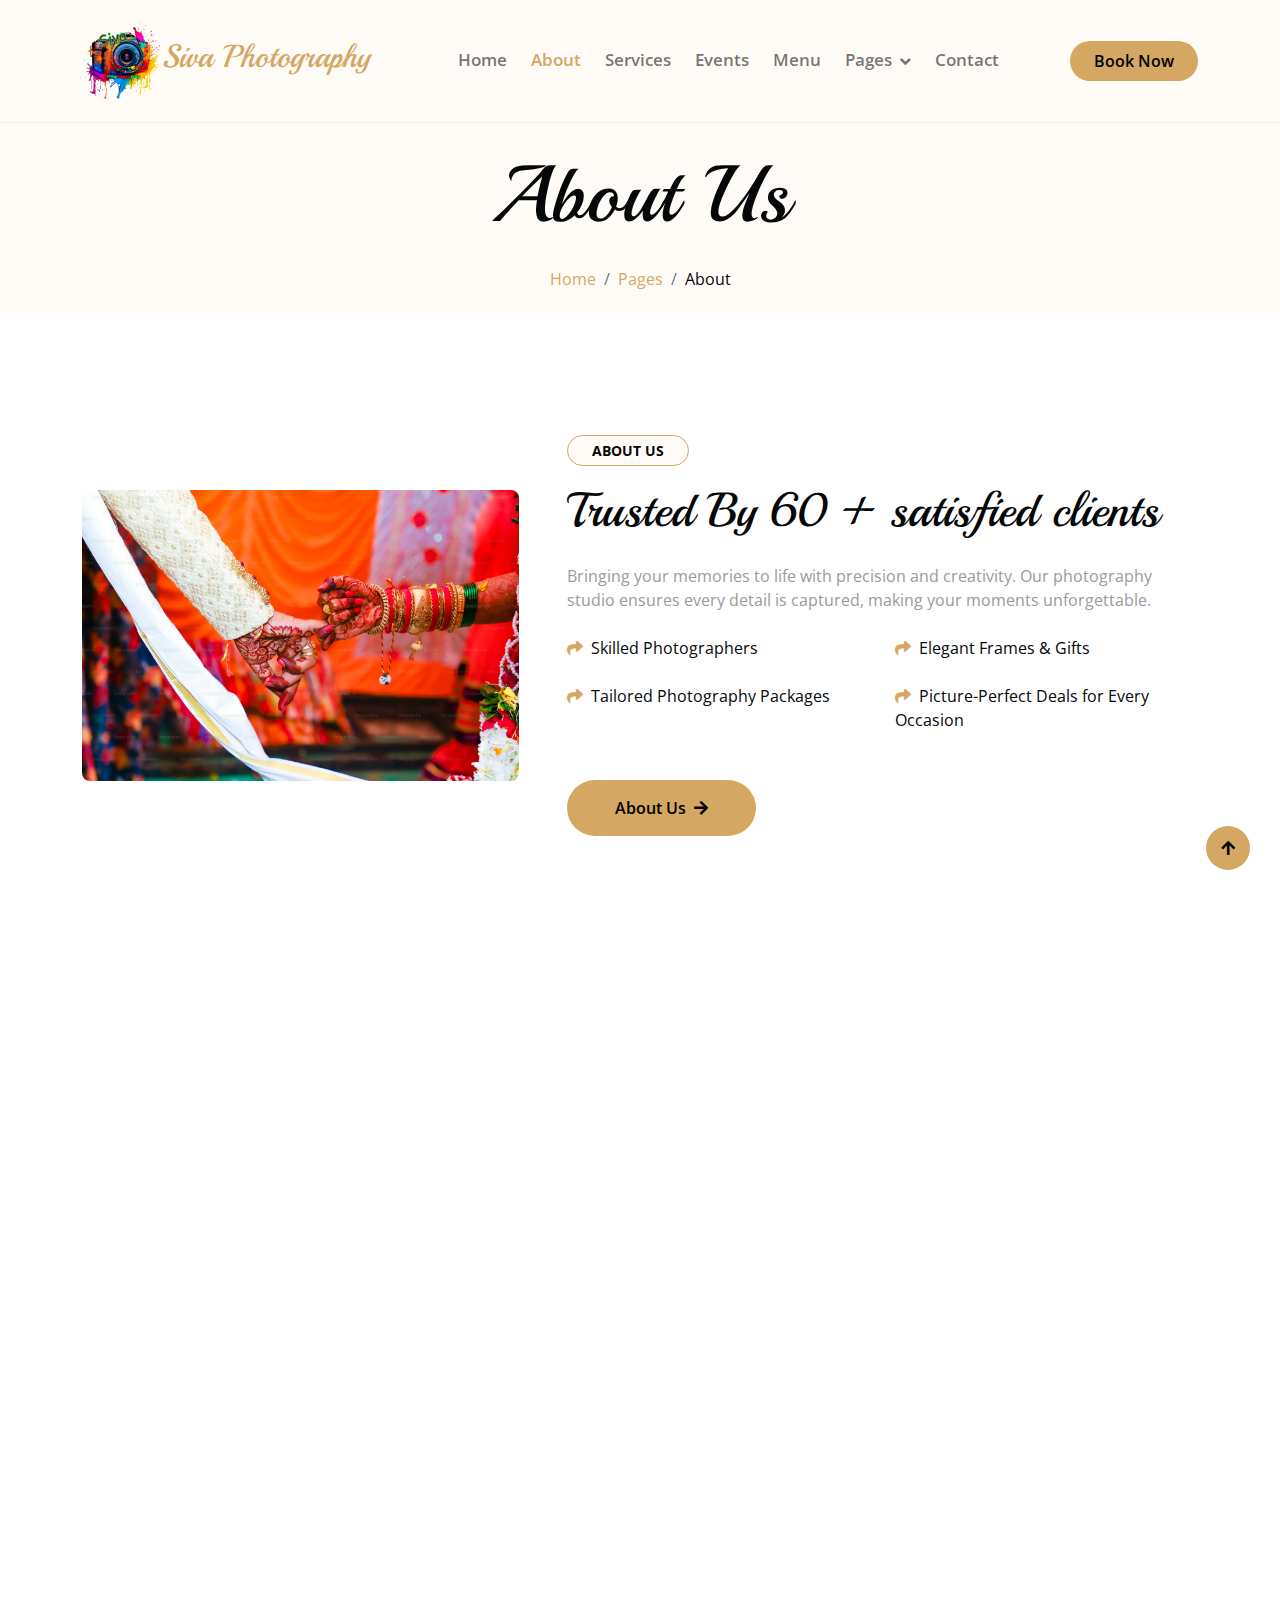
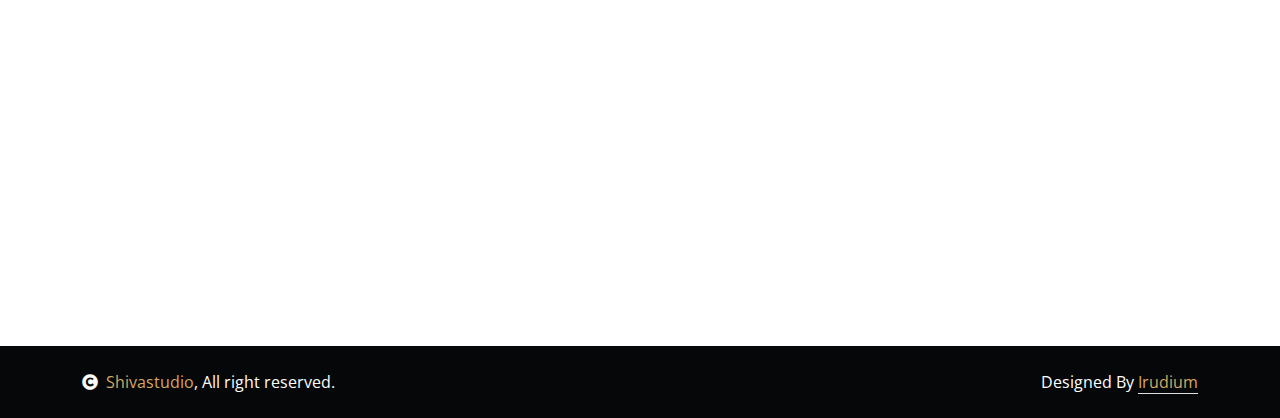
<file: about.html>
<!DOCTYPE html>
<html lang="en">

    <head>
        <meta charset="utf-8">
        <title>Shiva Studio-Photography</title>
        <meta content="width=device-width, initial-scale=1.0" name="viewport">
        <meta content="" name="keywords">
        <meta content="" name="description">

        <!-- Google Web Fonts -->
        <link rel="preconnect" href="https://fonts.googleapis.com">
        <link rel="preconnect" href="https://fonts.gstatic.com" crossorigin>
        <link href="https://fonts.googleapis.com/css2?family=Open+Sans:wght@400;600&family=Playball&display=swap" rel="stylesheet">

        <!-- Icon Font Stylesheet -->
        <link rel="stylesheet" href="https://use.fontawesome.com/releases/v5.15.4/css/all.css"/>
        <link href="https://cdn.jsdelivr.net/npm/bootstrap-icons@1.4.1/font/bootstrap-icons.css" rel="stylesheet">

        <!-- Libraries Stylesheet -->
        <link href="lib/animate/animate.min.css" rel="stylesheet">
        <link href="lib/lightbox/css/lightbox.min.css" rel="stylesheet">
        <link href="lib/owlcarousel/owl.carousel.min.css" rel="stylesheet">

        <!-- Customized Bootstrap Stylesheet -->
        <link href="css/bootstrap.min.css" rel="stylesheet">

        <!-- Template Stylesheet -->
        <link href="css/style.css" rel="stylesheet">
    </head>

    <body>

        <!-- Spinner Start -->
        <div id="spinner" class="show w-100 vh-100 bg-white position-fixed translate-middle top-50 start-50  d-flex align-items-center justify-content-center">
            <div class="spinner-grow text-primary" role="status"></div>
        </div>
        <!-- Spinner End -->


        <!-- Navbar start -->
        <div class="container-fluid nav-bar">
            <div class="container">
                <nav class="navbar navbar-light navbar-expand-lg py-3">
                    <a href="index.html" class="navbar-brand" style="display: flex; align-items: center;">
                        <img src="./img/logo.png" width="80" height="80" class="d-inline-block" alt="">
                        <h2 style="color: #D4A762;">Siva Photography</h2>
                    </a>
                    <button class="navbar-toggler py-2 px-3" type="button" data-bs-toggle="collapse" data-bs-target="#navbarCollapse">
                        <span class="fa fa-bars text-primary"></span>
                    </button>
                    <div class="collapse navbar-collapse" id="navbarCollapse">
                        <div class="navbar-nav mx-auto">
                            <a href="index.html" class="nav-item nav-link">Home</a>
                            <a href="about.html" class="nav-item nav-link active">About</a>
                            <a href="service.html" class="nav-item nav-link">Services</a>
                            <a href="event.html" class="nav-item nav-link">Events</a>
                            <a href="menu.html" class="nav-item nav-link">Menu</a>
                            <div class="nav-item dropdown">
                                <a href="#" class="nav-link dropdown-toggle" data-bs-toggle="dropdown">Pages</a>
                                <div class="dropdown-menu bg-light">
                                    <a href="book.html" class="dropdown-item">Booking</a>
                                 <!---   <a href="blog.html" class="dropdown-item">Our Blog</a>
                                    <a href="team.html" class="dropdown-item">Our Team</a>
                                    <a href="404.html" class="dropdown-item">404 Page</a>-->
                                    <a href="testimonial.html" class="dropdown-item">Testimonial</a>
                                    
                                </div>
                            </div>
                            <a href="contact.html" class="nav-item nav-link">Contact</a>
                        </div>
                        <!-- <button class="btn-search btn btn-primary btn-md-square me-4 rounded-circle d-none d-lg-inline-flex" data-bs-toggle="modal" data-bs-target="#searchModal"><i class="fas fa-search"></i></button> -->
                        <a href="book.html" class="btn btn-primary py-2 px-4 d-none d-xl-inline-block rounded-pill">Book Now</a>
                    </div>
                </nav>
            </div>
        </div>
        <!-- Navbar End -->


        <!-- Modal Search Start 
        <div class="modal fade" id="searchModal" tabindex="-1" aria-labelledby="exampleModalLabel" aria-hidden="true">
            <div class="modal-dialog modal-fullscreen">
                <div class="modal-content rounded-0">
                    <div class="modal-header">
                        <h5 class="modal-title" id="exampleModalLabel">Search by keyword</h5>
                        <button type="button" class="btn-close" data-bs-dismiss="modal" aria-label="Close"></button>
                    </div>
                    <div class="modal-body d-flex align-items-center">
                        <div class="input-group w-75 mx-auto d-flex">
                            <input type="search" class="form-control bg-transparent p-3" placeholder="keywords" aria-describedby="search-icon-1">
                            <span id="search-icon-1" class="input-group-text p-3"><i class="fa fa-search"></i></span>
                        </div>
                    </div>
                </div>
            </div>
        </div>
         Modal Search End -->


        <!-- Hero Start -->
        <div class="container-fluid bg-light py-4 my-6 mt-0">
            <div class="container text-center animated bounceInDown">
                <h1 class="display-1 mb-4">About Us</h1>
                <ol class="breadcrumb justify-content-center mb-0 animated bounceInDown">
                    <li class="breadcrumb-item"><a href="#">Home</a></li>
                    <li class="breadcrumb-item"><a href="#">Pages</a></li>
                    <li class="breadcrumb-item text-dark" aria-current="page">About</li>
                </ol>
            </div>
        </div>
        <!-- Hero End -->


        <!-- About Satrt -->
        <div class="container-fluid py-4">
            <div class="container">
                <div class="row g-5 align-items-center">
                    <div class="col-lg-5 wow bounceInUp" data-wow-delay="0.1s">
                        <img src="img/about.jpg" class="img-fluid rounded" alt="">
                    </div>
                    <div class="col-lg-7 wow bounceInUp" data-wow-delay="0.3s">
                        <small class="d-inline-block fw-bold text-dark text-uppercase bg-light border border-primary rounded-pill px-4 py-1 mb-3">About Us</small>
                        <h1 class="display-5 mb-4">Trusted By 60 + satisfied clients</h1>
                        <p class="mb-4">Bringing your memories to life with precision and creativity. Our photography studio ensures every detail is captured, making your moments unforgettable.</p>
                        <div class="row g-4 text-dark mb-5">
                            <div class="col-sm-6">
                                <i class="fas fa-share text-primary me-2"></i>Skilled Photographers
                            </div>
                            <div class="col-sm-6">
                                <i class="fas fa-share text-primary me-2"></i>Elegant Frames & Gifts
                            </div>
                            <div class="col-sm-6">
                                <i class="fas fa-share text-primary me-2"></i>Tailored Photography Packages
                            </div>
                            <div class="col-sm-6">
                                <i class="fas fa-share text-primary me-2"></i>Picture-Perfect Deals for Every Occasion
                            </div>
                        </div>
                        <a href="" class="btn btn-primary py-3 px-5 rounded-pill">About Us<i class="fas fa-arrow-right ps-2"></i></a>
                    </div>
                </div>
            </div>
        </div>
        <!-- About End -->


        <!-- Fact Start-->
       <!-- Fact Start-->
       <div class="container-fluid faqt py-6">
        <div class="container">
            <div class="row g-4 align-items-center">
                <div class="col-lg-7">
                   <div class="row g-4">
                        <div class="col-sm-4 wow bounceInUp" data-wow-delay="0.3s">
                            <div class="faqt-item bg-primary rounded p-4 text-center">
                                <i class="fas fa-users fa-4x mb-4 text-white"></i>
                                <h1 class="display-4 fw-bold" data-toggle="counter-up">60+</h1>
                                <p class="text-dark text-uppercase fw-bold mb-0">Happy Clients captured</p>
                            </div>
                        </div>
                        <div class="col-sm-4 wow bounceInUp" data-wow-delay="0.5s">
                            <div class="faqt-item bg-primary rounded p-4 text-center">
                                <i class="fas fa-users-cog fa-4x mb-4 text-white"></i>
                                <h1 class="display-4 fw-bold" data-toggle="counter-up">2+</h1>
                                <p class="text-dark text-uppercase fw-bold mb-0">Expert Photographers </p>
                            </div>
                        </div>
                        <div class="col-sm-4 wow bounceInUp" data-wow-delay="0.7s">
                            <div class="faqt-item bg-primary rounded p-4 text-center">
                                <i class="fas fa-check fa-4x mb-4 text-white"></i>
                                <h1 class="display-4 fw-bold" data-toggle="counter-up">60+</h1>
                                <p class="text-dark text-uppercase fw-bold mb-0">Successful Events Completed</p>
                            </div>
                        </div>
                    </div>
                </div>
                <div class="col-lg-5 wow bounceInUp" data-wow-delay="0.1s">
                    <div class="video">
                        <button type="button" class="btn btn-play" data-bs-toggle="modal" data-src="https://youtu.be/Ot2qCc9eXhE" data-bs-target="#videoModal">
                            <span></span>
                        </button>
                    </div>
                </div>
            </div>
        </div>
    </div>
    <!-- Modal Video -->
    <div class="modal fade" id="videoModal" tabindex="-1" aria-labelledby="exampleModalLabel" aria-hidden="true">
        <div class="modal-dialog">
            <div class="modal-content rounded-0">
                <div class="modal-header">
                    <h5 class="modal-title" id="exampleModalLabel">Youtube Video</h5>
                    <button type="button" class="btn-close" data-bs-dismiss="modal" aria-label="Close"></button>
                </div>
                <div class="modal-body">
                    <!-- 16:9 aspect ratio -->
                    <div class="ratio ratio-16x9">
                        <iframe class="embed-responsive-item" src="" id="video" allowfullscreen allowscriptaccess="always"
                            allow="autoplay"></iframe>
                    </div>
                </div>
            </div>
        </div>
    </div>
    <!-- Fact End -->


        <!-- Team Start >
        <div class="container-fluid team py-6">
            <div class="container">
                <div class="text-center wow bounceInUp" data-wow-delay="0.1s">
                    <small class="d-inline-block fw-bold text-dark text-uppercase bg-light border border-primary rounded-pill px-4 py-1 mb-3">Our Team</small>
                    <h1 class="display-5 mb-5">We have an experienced Team</h1>
                </div>
                <div class="row justify-content-center g-4">
                    <div class="col-lg-3 col-md-6 wow bounceInUp" data-wow-delay="0.1s">
                        <div class="team-item rounded">
                            <img class="img-fluid rounded-top " src="img/team-1.jpg" alt="">
                            <div class="team-content text-center py-3 bg-dark rounded-bottom">
                                <h4 class="text-primary">Henry</h4>
                                <p class="text-white mb-0">CEO & Founder</p>
                            </div>
                            <div class="team-icon d-flex flex-column justify-content-center m-4">
                                <a class="share btn btn-primary btn-md-square rounded-circle mb-2" href=""><i class="fas fa-share-alt"></i></a>
                        
                                <a class="share-link btn btn-primary btn-md-square rounded-circle mb-2" href=""><i class="fab fa-instagram"></i></a>
                            </div>
                        </div>
                    </div>
                    <div class="col-lg-3 col-md-6 wow bounceInUp" data-wow-delay="0.3s">
                        <div class="team-item rounded">
                            <img class="img-fluid rounded-top " src="img/team-2.jpg" alt="">
                            <div class="team-content text-center py-3 bg-dark rounded-bottom">
                                <h4 class="text-primary">Jemes Born</h4>
                                <p class="text-white mb-0">Manager </p>
                            </div>
                            <div class="team-icon d-flex flex-column justify-content-center m-4">
                                <a class="share btn btn-primary btn-md-square rounded-circle mb-2" href=""><i class="fas fa-share-alt"></i></a>
                                <a class="share-link btn btn-primary btn-md-square rounded-circle mb-2" href=""><i class="fab fa-instagram"></i></a>
                            </div>
                        </div>
                    </div>
                </div>
            </div>
        </div>
        
        Team End -->


        <!-- Footer Start -->
        <div class="container-fluid footer py-6 my-6 mb-0 bg-light wow bounceInUp" data-wow-delay="0.1s">
            <div class="container">
                <div class="row">
                    <div class="col-lg-3 col-md-6">
                        <div class="footer-item">
                            <img src="./img/logo.png" width="80" height="80" class="d-inline-block" alt="">
                            <p class="lh-lg mb-4">Capturing moments that last a lifetime. From candid memories to timeless portraits, we provide exceptional photography services to bring your story to life.</p>
                            <div class="footer-icon d-flex">
                                <a class="btn btn-primary btn-sm-square me-2 rounded-circle" href=""><i class="fab fa-facebook-f"></i></a>
                                <a class="btn btn-primary btn-sm-square me-2 rounded-circle" href=""><i class="fab fa-twitter"></i></a>
                                <a href="https://www.instagram.com/sivastudiog1/" class="btn btn-primary btn-sm-square me-2 rounded-circle"><i class="fab fa-instagram"></i></a>
                                <a href="#" class="btn btn-primary btn-sm-square rounded-circle"><i class="fab fa-linkedin-in"></i></a>
                            </div>
                        </div>
                    </div>
                    <div class="col-lg-3 col-md-6 py-3">
                        <div class="footer-item">
                            <h4 class="mb-4">Special Facilities</h4>
                            <div class="d-flex flex-column align-items-start">
                                <a class="text-body mb-3" href=""><i class="fa fa-check text-primary me-2"></i>Wedding Photography</a>
                                <a class="text-body mb-3" href=""><i class="fa fa-check text-primary me-2"></i>Event Photography</a>
                                <a class="text-body mb-3" href=""><i class="fa fa-check text-primary me-2"></i>Birthday Party</a>
                                <a class="text-body mb-3" href=""><i class="fa fa-check text-primary me-2"></i>Portrait Photography</a>
                            </div>
                        </div>
                    </div>
                    <div class="col-lg-3 col-md-6 py-3">
                        <div class="footer-item">
                            <h4 class="mb-4">Contact Us</h4>
                            <div class="d-flex flex-column align-items-start">
                                <p><i class="fa fa-map-marker-alt text-primary me-2"></i> S.Kalathur,Puliyampatti</p>
                                <p><i class="fa fa-phone-alt text-primary me-2"></i>+91 96886 65428</p>
                                <p><i class="fas fa-envelope text-primary me-2"></i>sivastudiog1@gmail.com</p>
                                <p><i class="fa fa-clock text-primary me-2"></i> Best Service</p>
                            </div>
                        </div>
                    </div>
                    <div class="col-lg-3 col-md-6">
                        <div class="footer-item">
                            <h4 class="mb-4">Social Gallery</h4>
                            <div class="row g-2">
                                <div class="col-4">
                                     <img src="img/menu-01.jpg" class="img-fluid rounded-circle border border-primary p-2" alt="">
                                </div>
                                <div class="col-4">
                                     <img src="img/menu-02.jpg" class="img-fluid rounded-circle border border-primary p-2" alt="">
                                </div>
                                <div class="col-4">
                                     <img src="img/menu-03.jpg" class="img-fluid rounded-circle border border-primary p-2" alt="">
                                </div>
                                <div class="col-4">
                                     <img src="img/menu-04.jpg" class="img-fluid rounded-circle border border-primary p-2" alt="">
                                </div>
                                <div class="col-4">
                                     <img src="img/menu-05.jpg" class="img-fluid rounded-circle border border-primary p-2" alt="">
                                </div>
                                <div class="col-4">
                                     <img src="img/menu-06.jpg" class="img-fluid rounded-circle border border-primary p-2" alt="">
                                </div>
                            </div>
                        </div>
                    </div>
                </div>
            </div>
        </div>
        <!-- Footer End -->




        <!-- Back to Top -->
        <a href="#" class="btn btn-md-square btn-primary rounded-circle back-to-top"><i class="fa fa-arrow-up"></i></a>   

           <!-- Copyright Start -->
           <div class="container-fluid copyright bg-dark py-4">
            <div class="container">
                <div class="row">
                    <div class="col-md-6 text-center text-md-start mb-3 mb-md-0">
                        <span class="text-light"><a href="#"><i class="fas fa-copyright text-light me-2"></i>Shivastudio</a>, All right reserved.</span>
                    </div>
                    <div class="col-md-6 my-auto text-center text-md-end text-white">
                        <!--/*** This template is free as long as you keep the below author’s credit link/attribution link/backlink. ***/-->
                        <!--/*** If you'd like to use the template without the below author’s credit link/attribution link/backlink, ***/-->
                        <!--/*** you can purchase the Credit Removal License from "https://htmlcodex.com/credit-removal". ***/-->
                        Designed By <a class="border-bottom" href="mailto:irudiumgs@gmail.com">Irudium</a>
                    </div>
                </div>
            </div>
        </div>
        <!-- Copyright End -->
        <!-- JavaScript Libraries -->
        <script src="https://ajax.googleapis.com/ajax/libs/jquery/1.12.4/jquery.min.js"></script>
        <script src="https://cdn.jsdelivr.net/npm/bootstrap@5.0.0/dist/js/bootstrap.bundle.min.js"></script>
        <script src="lib/wow/wow.min.js"></script>
        <script src="lib/easing/easing.min.js"></script>
        <script src="lib/waypoints/waypoints.min.js"></script>
        <script src="lib/counterup/counterup.min.js"></script>
        <script src="lib/lightbox/js/lightbox.min.js"></script>
        <script src="lib/owlcarousel/owl.carousel.min.js"></script>

        <!-- Template Javascript -->
        <script src="js/main.js"></script>
    </body>
</html>
</file>
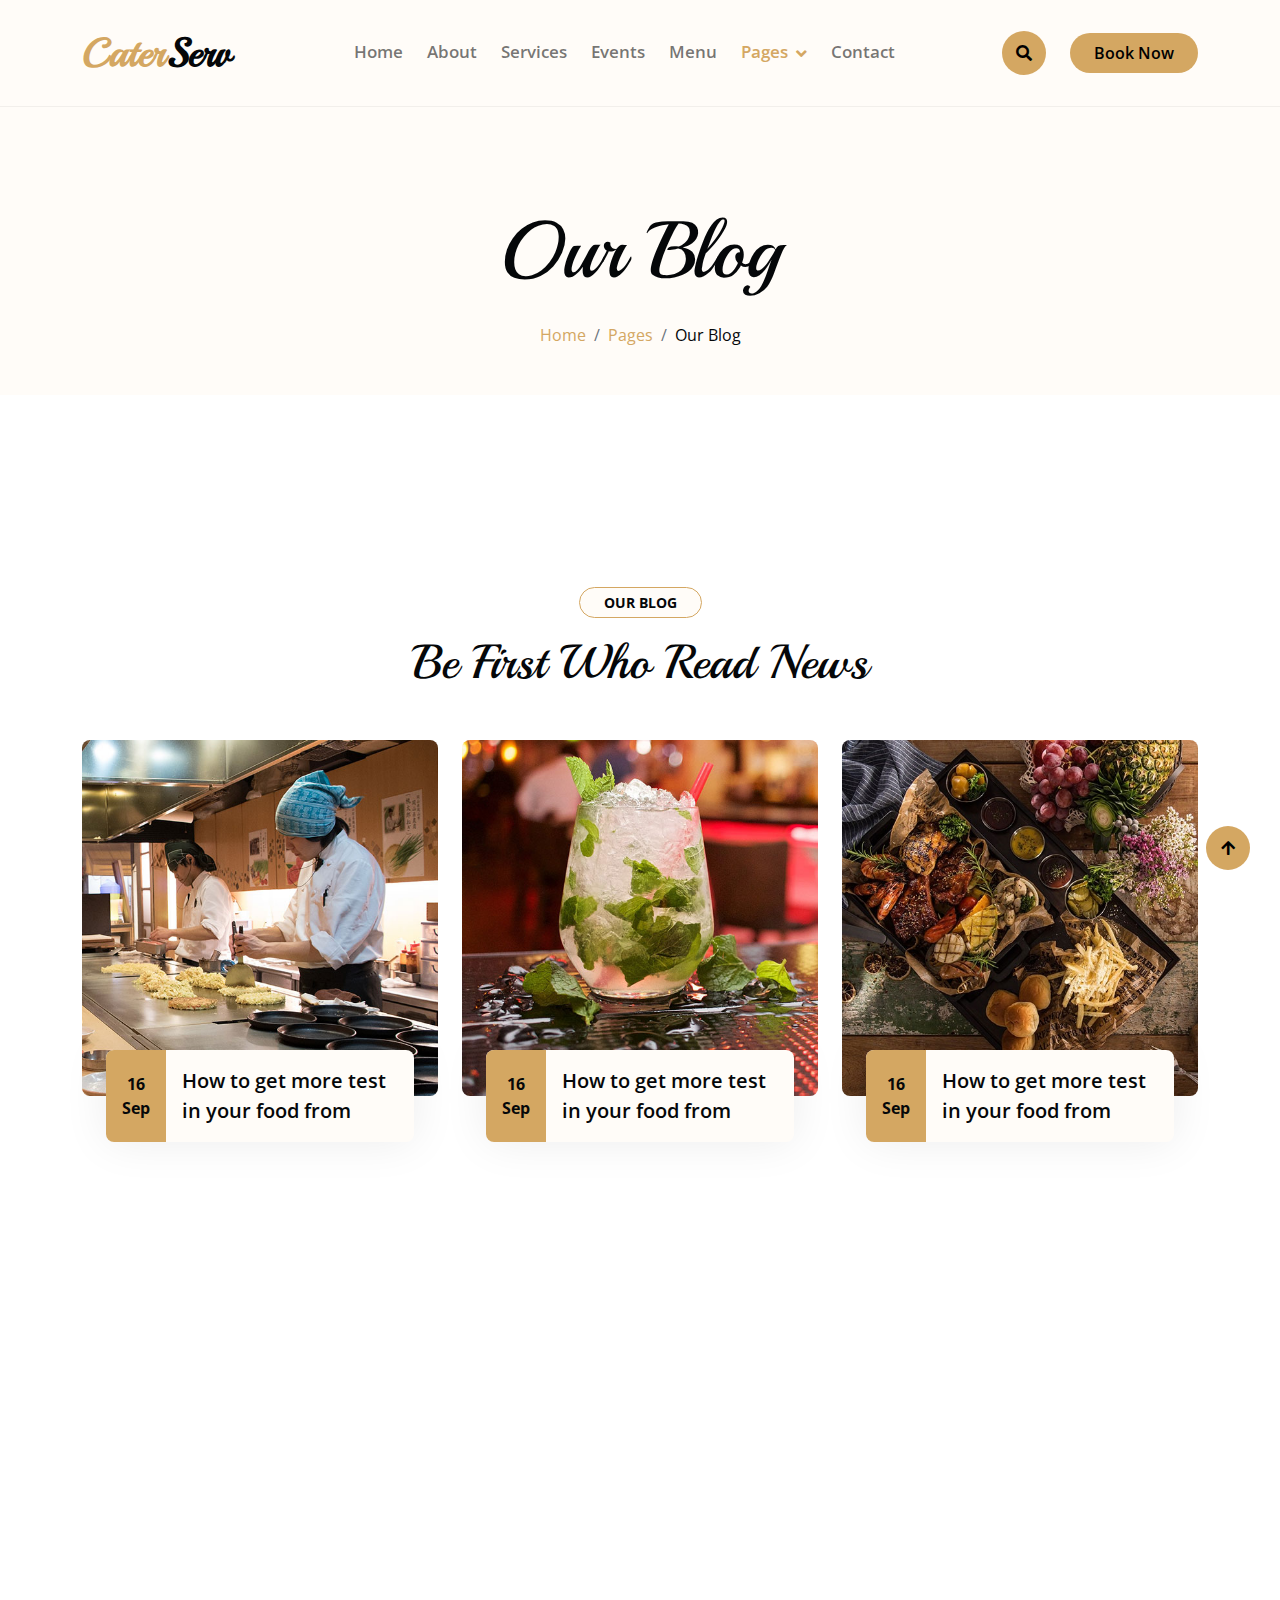
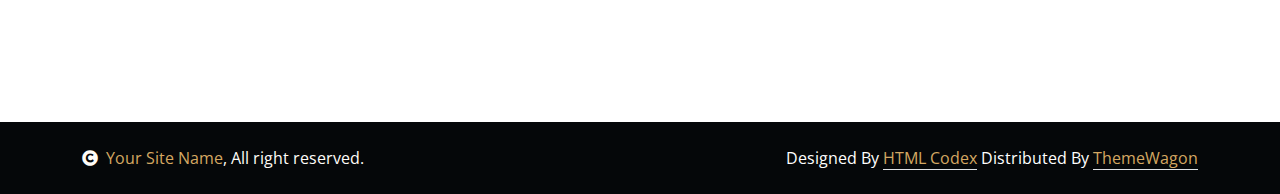
<file: blog.html>
<!DOCTYPE html>
<html lang="en">

    <head>
        <meta charset="utf-8">
        <title>CaterServ - Catering Services Website Template</title>
        <meta content="width=device-width, initial-scale=1.0" name="viewport">
        <meta content="" name="keywords">
        <meta content="" name="description">

        <!-- Google Web Fonts -->
        <link rel="preconnect" href="https://fonts.googleapis.com">
        <link rel="preconnect" href="https://fonts.gstatic.com" crossorigin>
        <link href="https://fonts.googleapis.com/css2?family=Open+Sans:wght@400;600&family=Playball&display=swap" rel="stylesheet">

        <!-- Icon Font Stylesheet -->
        <link rel="stylesheet" href="https://use.fontawesome.com/releases/v5.15.4/css/all.css"/>
        <link href="https://cdn.jsdelivr.net/npm/bootstrap-icons@1.4.1/font/bootstrap-icons.css" rel="stylesheet">

        <!-- Libraries Stylesheet -->
        <link href="lib/animate/animate.min.css" rel="stylesheet">
        <link href="lib/lightbox/css/lightbox.min.css" rel="stylesheet">
        <link href="lib/owlcarousel/owl.carousel.min.css" rel="stylesheet">

        <!-- Customized Bootstrap Stylesheet -->
        <link href="css/bootstrap.min.css" rel="stylesheet">

        <!-- Template Stylesheet -->
        <link href="css/style.css" rel="stylesheet">
    </head>

    <body>

        <!-- Spinner Start -->
        <div id="spinner" class="show w-100 vh-100 bg-white position-fixed translate-middle top-50 start-50  d-flex align-items-center justify-content-center">
            <div class="spinner-grow text-primary" role="status"></div>
        </div>
        <!-- Spinner End -->


        <!-- Navbar start -->
        <div class="container-fluid nav-bar">
            <div class="container">
                <nav class="navbar navbar-light navbar-expand-lg py-4">
                    <a href="index.html" class="navbar-brand">
                        <h1 class="text-primary fw-bold mb-0">Cater<span class="text-dark">Serv</span> </h1>
                    </a>
                    <button class="navbar-toggler py-2 px-3" type="button" data-bs-toggle="collapse" data-bs-target="#navbarCollapse">
                        <span class="fa fa-bars text-primary"></span>
                    </button>
                    <div class="collapse navbar-collapse" id="navbarCollapse">
                        <div class="navbar-nav mx-auto">
                            <a href="index.html" class="nav-item nav-link">Home</a>
                            <a href="about.html" class="nav-item nav-link">About</a>
                            <a href="service.html" class="nav-item nav-link">Services</a>
                            <a href="event.html" class="nav-item nav-link">Events</a>
                            <a href="menu.html" class="nav-item nav-link">Menu</a>
                            <div class="nav-item dropdown">
                                <a href="#" class="nav-link dropdown-toggle active" data-bs-toggle="dropdown">Pages</a>
                                <div class="dropdown-menu bg-light">
                                    <a href="book.html" class="dropdown-item">Booking</a>
                                    <a href="blog.html" class="dropdown-item active">Our Blog</a>
                                    <a href="team.html" class="dropdown-item">Our Team</a>
                                    <a href="testimonial.html" class="dropdown-item">Testimonial</a>
                                    <a href="404.html" class="dropdown-item">404 Page</a>
                                </div>
                            </div>
                            <a href="contact.html" class="nav-item nav-link">Contact</a>
                        </div>
                        <button class="btn-search btn btn-primary btn-md-square me-4 rounded-circle d-none d-lg-inline-flex" data-bs-toggle="modal" data-bs-target="#searchModal"><i class="fas fa-search"></i></button>
                        <a href="" class="btn btn-primary py-2 px-4 d-none d-xl-inline-block rounded-pill">Book Now</a>
                    </div>
                </nav>
            </div>
        </div>
        <!-- Navbar End -->


        <!-- Modal Search Start -->
        <div class="modal fade" id="searchModal" tabindex="-1" aria-labelledby="exampleModalLabel" aria-hidden="true">
            <div class="modal-dialog modal-fullscreen">
                <div class="modal-content rounded-0">
                    <div class="modal-header">
                        <h5 class="modal-title" id="exampleModalLabel">Search by keyword</h5>
                        <button type="button" class="btn-close" data-bs-dismiss="modal" aria-label="Close"></button>
                    </div>
                    <div class="modal-body d-flex align-items-center">
                        <div class="input-group w-75 mx-auto d-flex">
                            <input type="search" class="form-control bg-transparent p-3" placeholder="keywords" aria-describedby="search-icon-1">
                            <span id="search-icon-1" class="input-group-text p-3"><i class="fa fa-search"></i></span>
                        </div>
                    </div>
                </div>
            </div>
        </div>
        <!-- Modal Search End -->


        <!-- Hero Start -->
        <div class="container-fluid bg-light py-6 my-6 mt-0">
            <div class="container text-center animated bounceInDown">
                <h1 class="display-1 mb-4">Our Blog</h1>
                <ol class="breadcrumb justify-content-center mb-0 animated bounceInDown">
                    <li class="breadcrumb-item"><a href="#">Home</a></li>
                    <li class="breadcrumb-item"><a href="#">Pages</a></li>
                    <li class="breadcrumb-item text-dark" aria-current="page">Our Blog</li>
                </ol>
            </div>
        </div>
        <!-- Hero End -->


        <!-- Blog Start -->
        <div class="container-fluid blog py-6">
            <div class="container">
                <div class="text-center wow bounceInUp" data-wow-delay="0.1s">
                    <small class="d-inline-block fw-bold text-dark text-uppercase bg-light border border-primary rounded-pill px-4 py-1 mb-3">Our Blog</small>
                    <h1 class="display-5 mb-5">Be First Who Read News</h1>
                </div>
                <div class="row gx-4 justify-content-center">
                    <div class="col-md-6 col-lg-4 wow bounceInUp" data-wow-delay="0.1s">
                        <div class="blog-item">
                            <div class="overflow-hidden rounded">
                                <img src="img/blog-1.jpg" class="img-fluid w-100" alt="">
                            </div>
                            <div class="blog-content mx-4 d-flex rounded bg-light">
                                <div class="text-dark bg-primary rounded-start">
                                    <div class="h-100 p-3 d-flex flex-column justify-content-center text-center">
                                        <p class="fw-bold mb-0">16</p>
                                        <p class="fw-bold mb-0">Sep</p>
                                    </div>
                                </div>
                                <a href="#" class="h5 lh-base my-auto h-100 p-3">How to get more test in your food from</a>
                            </div>
                        </div>
                    </div>
                    <div class="col-md-6 col-lg-4 wow bounceInUp" data-wow-delay="0.3s">
                        <div class="blog-item">
                            <div class="overflow-hidden rounded">
                                <img src="img/blog-2.jpg" class="img-fluid w-100" alt="">
                            </div>
                            <div class="blog-content mx-4 d-flex rounded bg-light">
                                <div class="text-dark bg-primary rounded-start">
                                    <div class="h-100 p-3 d-flex flex-column justify-content-center text-center">
                                        <p class="fw-bold mb-0">16</p>
                                        <p class="fw-bold mb-0">Sep</p>
                                    </div>
                                </div>
                                <a href="#" class="h5 lh-base my-auto h-100 p-3">How to get more test in your food from</a>
                            </div>
                        </div>
                    </div>
                    <div class="col-md-6 col-lg-4 wow bounceInUp" data-wow-delay="0.5s">
                        <div class="blog-item">
                            <div class="overflow-hidden rounded">
                                <img src="img/blog-3.jpg" class="img-fluid w-100" alt="">
                            </div>
                            <div class="blog-content mx-4 d-flex rounded bg-light">
                                <div class="text-dark bg-primary rounded-start">
                                    <div class="h-100 p-3 d-flex flex-column justify-content-center text-center">
                                        <p class="fw-bold mb-0">16</p>
                                        <p class="fw-bold mb-0">Sep</p>
                                    </div>
                                </div>
                                <a href="#" class="h5 lh-base my-auto h-100 p-3">How to get more test in your food from</a>
                            </div>
                        </div>
                    </div>
                </div>
            </div>
        </div>
        <!-- Blog End -->


        <!-- Footer Start -->
        <div class="container-fluid footer py-6 my-6 mb-0 bg-light wow bounceInUp" data-wow-delay="0.1s">
            <div class="container">
                <div class="row">
                    <div class="col-lg-3 col-md-6">
                        <div class="footer-item">
                            <h1 class="text-primary">Cater<span class="text-dark">Serv</span></h1>
                            <p class="lh-lg mb-4">There cursus massa at urnaaculis estieSed aliquamellus vitae ultrs condmentum leo massamollis its estiegittis miristum.</p>
                            <div class="footer-icon d-flex">
                                <a class="btn btn-primary btn-sm-square me-2 rounded-circle" href=""><i class="fab fa-facebook-f"></i></a>
                                <a class="btn btn-primary btn-sm-square me-2 rounded-circle" href=""><i class="fab fa-twitter"></i></a>
                                <a href="#" class="btn btn-primary btn-sm-square me-2 rounded-circle"><i class="fab fa-instagram"></i></a>
                                <a href="#" class="btn btn-primary btn-sm-square rounded-circle"><i class="fab fa-linkedin-in"></i></a>
                            </div>
                        </div>
                    </div>
                    <div class="col-lg-3 col-md-6">
                        <div class="footer-item">
                            <h4 class="mb-4">Special Facilities</h4>
                            <div class="d-flex flex-column align-items-start">
                                <a class="text-body mb-3" href=""><i class="fa fa-check text-primary me-2"></i>Cheese Burger</a>
                                <a class="text-body mb-3" href=""><i class="fa fa-check text-primary me-2"></i>Sandwich</a>
                                <a class="text-body mb-3" href=""><i class="fa fa-check text-primary me-2"></i>Panner Burger</a>
                                <a class="text-body mb-3" href=""><i class="fa fa-check text-primary me-2"></i>Special Sweets</a>
                            </div>
                        </div>
                    </div>
                    <div class="col-lg-3 col-md-6">
                        <div class="footer-item">
                            <h4 class="mb-4">Contact Us</h4>
                            <div class="d-flex flex-column align-items-start">
                                <p><i class="fa fa-map-marker-alt text-primary me-2"></i> 123 Street, New York, USA</p>
                                <p><i class="fa fa-phone-alt text-primary me-2"></i> (+012) 3456 7890 123</p>
                                <p><i class="fas fa-envelope text-primary me-2"></i> info@example.com</p>
                                <p><i class="fa fa-clock text-primary me-2"></i> 26/7 Hours Service</p>
                            </div>
                        </div>
                    </div>
                    <div class="col-lg-3 col-md-6">
                        <div class="footer-item">
                            <h4 class="mb-4">Social Gallery</h4>
                            <div class="row g-2">
                                <div class="col-4">
                                     <img src="img/menu-01.jpg" class="img-fluid rounded-circle border border-primary p-2" alt="">
                                </div>
                                <div class="col-4">
                                     <img src="img/menu-02.jpg" class="img-fluid rounded-circle border border-primary p-2" alt="">
                                </div>
                                <div class="col-4">
                                     <img src="img/menu-03.jpg" class="img-fluid rounded-circle border border-primary p-2" alt="">
                                </div>
                                <div class="col-4">
                                     <img src="img/menu-04.jpg" class="img-fluid rounded-circle border border-primary p-2" alt="">
                                </div>
                                <div class="col-4">
                                     <img src="img/menu-05.jpg" class="img-fluid rounded-circle border border-primary p-2" alt="">
                                </div>
                                <div class="col-4">
                                     <img src="img/menu-06.jpg" class="img-fluid rounded-circle border border-primary p-2" alt="">
                                </div>
                            </div>
                        </div>
                    </div>
                </div>
            </div>
        </div>
        <!-- Footer End -->


        <!-- Copyright Start -->
        <div class="container-fluid copyright bg-dark py-4">
            <div class="container">
                <div class="row">
                    <div class="col-md-6 text-center text-md-start mb-3 mb-md-0">
                        <span class="text-light"><a href="#"><i class="fas fa-copyright text-light me-2"></i>Your Site Name</a>, All right reserved.</span>
                    </div>
                    <div class="col-md-6 my-auto text-center text-md-end text-white">
                        <!--/*** This template is free as long as you keep the below author’s credit link/attribution link/backlink. ***/-->
                        <!--/*** If you'd like to use the template without the below author’s credit link/attribution link/backlink, ***/-->
                        <!--/*** you can purchase the Credit Removal License from "https://htmlcodex.com/credit-removal". ***/-->
                        Designed By <a class="border-bottom" href="https://htmlcodex.com">HTML Codex</a> Distributed By <a class="border-bottom" href="https://themewagon.com">ThemeWagon</a>
                    </div>
                </div>
            </div>
        </div>
        <!-- Copyright End -->


        <!-- Back to Top -->
        <a href="#" class="btn btn-md-square btn-primary rounded-circle back-to-top"><i class="fa fa-arrow-up"></i></a>   

        
    <!-- JavaScript Libraries -->
    <script src="https://ajax.googleapis.com/ajax/libs/jquery/1.12.4/jquery.min.js"></script>
    <script src="https://cdn.jsdelivr.net/npm/bootstrap@5.0.0/dist/js/bootstrap.bundle.min.js"></script>
    <script src="lib/wow/wow.min.js"></script>
    <script src="lib/easing/easing.min.js"></script>
    <script src="lib/waypoints/waypoints.min.js"></script>
    <script src="lib/counterup/counterup.min.js"></script>
    <script src="lib/lightbox/js/lightbox.min.js"></script>
    <script src="lib/owlcarousel/owl.carousel.min.js"></script>

    <!-- Template Javascript -->
    <script src="js/main.js"></script>
    </body>

</html>
</file>
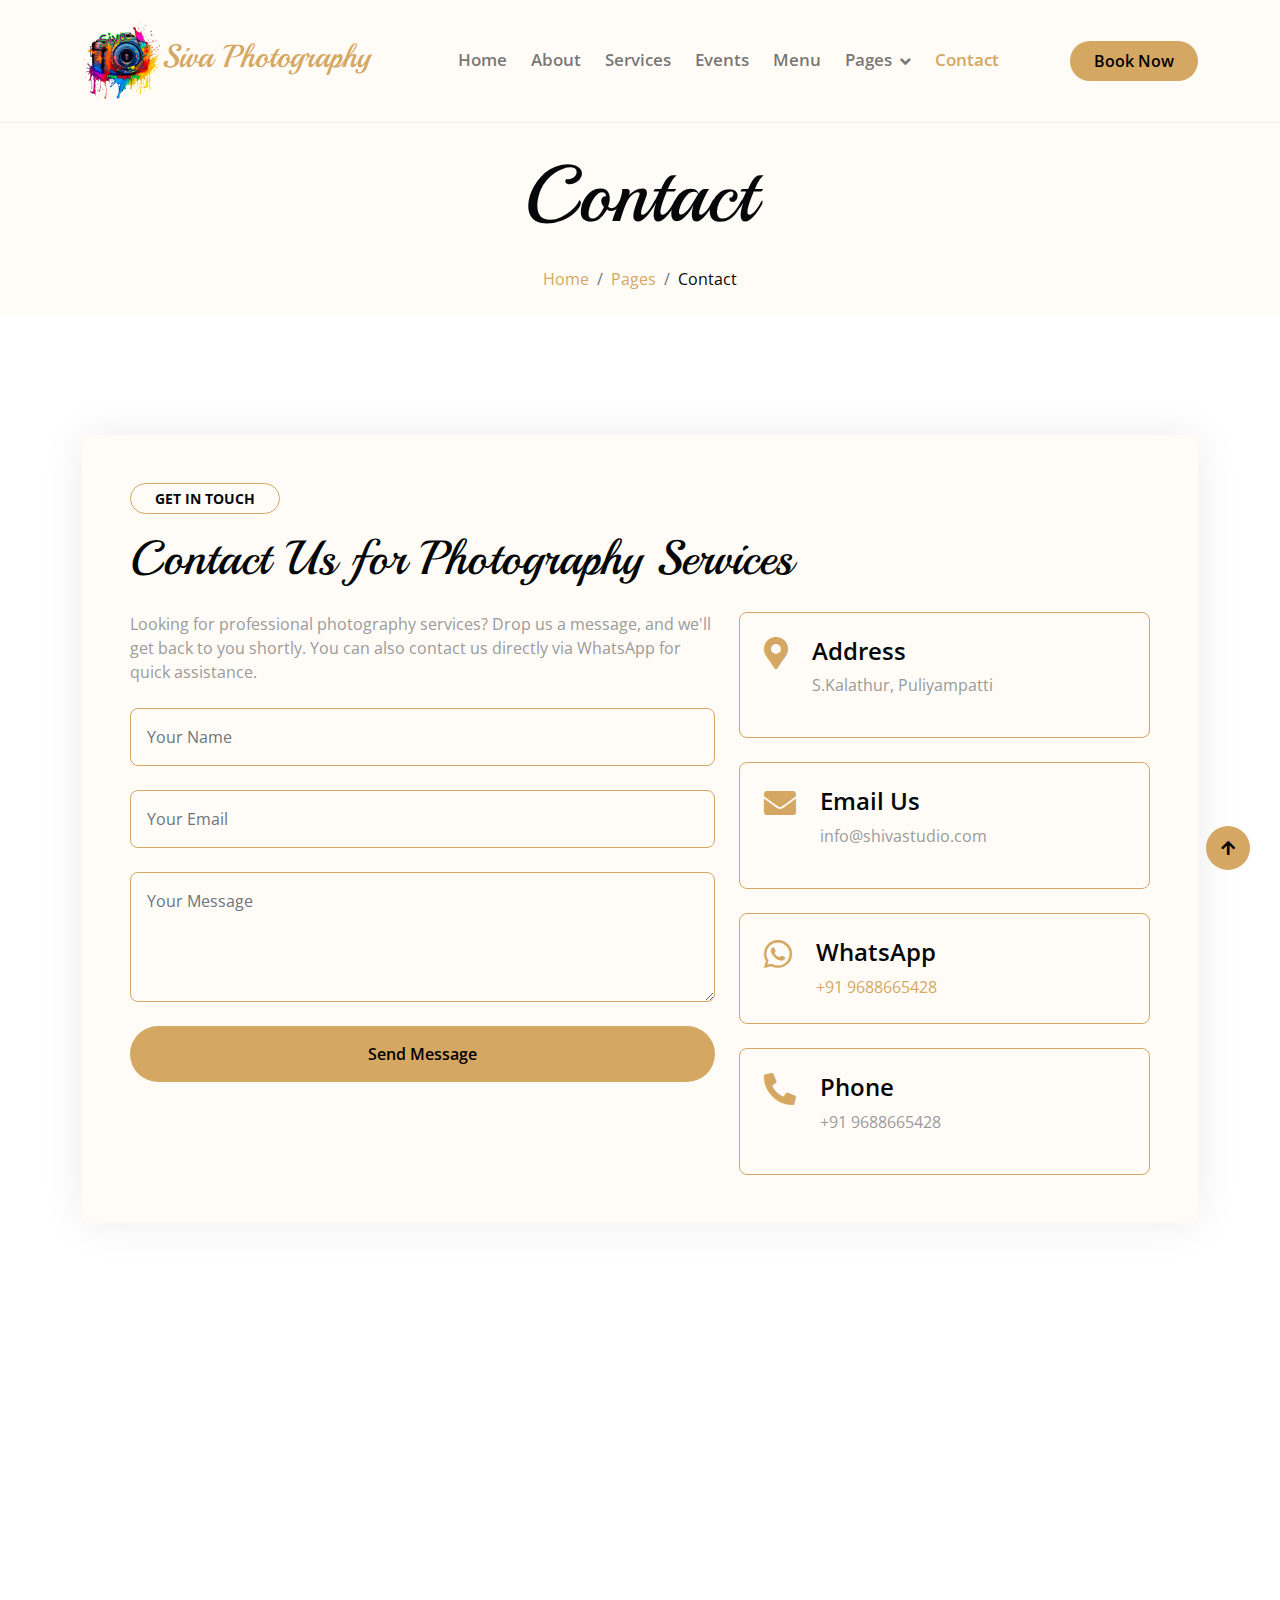
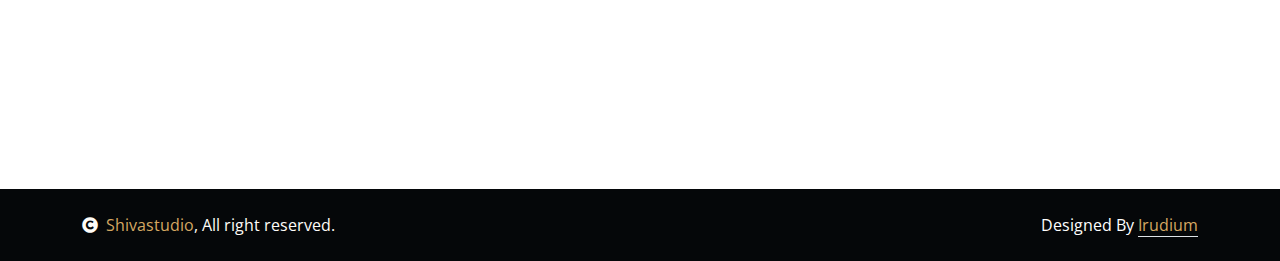
<file: contact.html>
<!DOCTYPE html>
<html lang="en">

    <head>
        <meta charset="utf-8">
        <title>Shiva Studio-Photography</title>
        <meta content="width=device-width, initial-scale=1.0" name="viewport">
        <meta content="" name="keywords">
        <meta content="" name="description">

        <!-- Google Web Fonts -->
        <link rel="preconnect" href="https://fonts.googleapis.com">
        <link rel="preconnect" href="https://fonts.gstatic.com" crossorigin>
        <link href="https://fonts.googleapis.com/css2?family=Open+Sans:wght@400;600&family=Playball&display=swap" rel="stylesheet">

        <!-- Icon Font Stylesheet -->
        <link rel="stylesheet" href="https://use.fontawesome.com/releases/v5.15.4/css/all.css"/>
        <link href="https://cdn.jsdelivr.net/npm/bootstrap-icons@1.4.1/font/bootstrap-icons.css" rel="stylesheet">

        <!-- Libraries Stylesheet -->
        <link href="lib/animate/animate.min.css" rel="stylesheet">
        <link href="lib/lightbox/css/lightbox.min.css" rel="stylesheet">
        <link href="lib/owlcarousel/owl.carousel.min.css" rel="stylesheet">

        <!-- Customized Bootstrap Stylesheet -->
        <link href="css/bootstrap.min.css" rel="stylesheet">

        <!-- Template Stylesheet -->
        <link href="css/style.css" rel="stylesheet">
    </head>

    <body>

        <!-- Spinner Start -->
        <div id="spinner" class="show w-100 vh-100 bg-white position-fixed translate-middle top-50 start-50  d-flex align-items-center justify-content-center">
            <div class="spinner-grow text-primary" role="status"></div>
        </div>
        <!-- Spinner End -->


        <!-- Navbar start -->
        <div class="container-fluid nav-bar">
            <div class="container">
                <nav class="navbar navbar-light navbar-expand-lg py-3">
                    <a href="index.html" class="navbar-brand" style="display: flex; align-items: center;">
                        <img src="./img/logo.png" width="80" height="80" class="d-inline-block" alt="">
                        <h2 style="color: #D4A762;">Siva Photography</h2>
                    </a>
                    <button class="navbar-toggler py-2 px-3" type="button" data-bs-toggle="collapse" data-bs-target="#navbarCollapse">
                        <span class="fa fa-bars text-primary"></span>
                    </button>
                    <div class="collapse navbar-collapse" id="navbarCollapse">
                        <div class="navbar-nav mx-auto">
                            <a href="index.html" class="nav-item nav-link">Home</a>
                            <a href="about.html" class="nav-item nav-link">About</a>
                            <a href="service.html" class="nav-item nav-link">Services</a>
                            <a href="event.html" class="nav-item nav-link">Events</a>
                            <a href="menu.html" class="nav-item nav-link">Menu</a>
                            <div class="nav-item dropdown">
                                <a href="#" class="nav-link dropdown-toggle" data-bs-toggle="dropdown">Pages</a>
                                <div class="dropdown-menu bg-light">
                                    <a href="book.html" class="dropdown-item">Booking</a>
                                 <!---   <a href="blog.html" class="dropdown-item">Our Blog</a>
                                    <a href="team.html" class="dropdown-item">Our Team</a>
                                    <a href="404.html" class="dropdown-item">404 Page</a>-->
                                    <a href="testimonial.html" class="dropdown-item">Testimonial</a>
                                    
                                </div>
                            </div>
                            <a href="contact.html" class="nav-item nav-link active">Contact</a>
                        </div>
                        <!-- <button class="btn-search btn btn-primary btn-md-square me-4 rounded-circle d-none d-lg-inline-flex" data-bs-toggle="modal" data-bs-target="#searchModal"><i class="fas fa-search"></i></button> -->
                        <a href="book.html" class="btn btn-primary py-2 px-4 d-none d-xl-inline-block rounded-pill">Book Now</a>
                    </div>
                </nav>
            </div>
        </div>
        <!-- Navbar End -->


        <!-- Modal Search Start >
        <div class="modal fade" id="searchModal" tabindex="-1" aria-labelledby="exampleModalLabel" aria-hidden="true">
            <div class="modal-dialog modal-fullscreen">
                <div class="modal-content rounded-0">
                    <div class="modal-header">
                        <h5 class="modal-title" id="exampleModalLabel">Search by keyword</h5>
                        <button type="button" class="btn-close" data-bs-dismiss="modal" aria-label="Close"></button>
                    </div>
                    <div class="modal-body d-flex align-items-center">
                        <div class="input-group w-75 mx-auto d-flex">
                            <input type="search" class="form-control bg-transparent p-3" placeholder="keywords" aria-describedby="search-icon-1">
                            <span id="search-icon-1" class="input-group-text p-3"><i class="fa fa-search"></i></span>
                        </div>
                    </div>
                </div>
            </div>
        </div>
         Modal Search End -->


        <!-- Hero Start -->
        <div class="container-fluid bg-light py-4 my-6 mt-0">
            <div class="container text-center animated bounceInDown">
                <h1 class="display-1 mb-4">Contact</h1>
                <ol class="breadcrumb justify-content-center mb-0 animated bounceInDown">
                    <li class="breadcrumb-item"><a href="#">Home</a></li>
                    <li class="breadcrumb-item"><a href="#">Pages</a></li>
                    <li class="breadcrumb-item text-dark" aria-current="page">Contact</li>
                </ol>
            </div>
        </div>
        <!-- Hero End -->


      <!-- Contact Start -->
    <div class="container-fluid contact py-4 wow bounceInUp" data-wow-delay="0.1s">
        <div class="container">
            <div class="p-5 bg-light rounded contact-form">
                <div class="row g-4">
                    <div class="col-12">
                        <small class="d-inline-block fw-bold text-dark text-uppercase bg-light border border-primary rounded-pill px-4 py-1 mb-3">Get in touch</small>
                        <h1 class="display-5 mb-0">Contact Us for Photography Services</h1>
                    </div>
                    <div class="col-md-6 col-lg-7">
                        <p class="mb-4">Looking for professional photography services? Drop us a message, and we'll get back to you shortly. You can also contact us directly via WhatsApp for quick assistance.</p>
                        <form>
                            <input type="text" class="w-100 form-control p-3 mb-4 border-primary bg-light" placeholder="Your Name">
                            <input type="email" class="w-100 form-control p-3 mb-4 border-primary bg-light" placeholder="Your Email">
                            <textarea class="w-100 form-control mb-4 p-3 border-primary bg-light" rows="4" placeholder="Your Message"></textarea>
                            <button class="w-100 btn btn-primary form-control p-3 border-primary bg-primary rounded-pill" type="submit">Send Message</button>
                        </form>
                    </div>
                    <div class="col-md-6 col-lg-5">
                        <div>
                            <div class="d-inline-flex w-100 border border-primary p-4 rounded mb-4">
                                <i class="fas fa-map-marker-alt fa-2x text-primary me-4"></i>
                                <div class="">
                                    <h4>Address</h4>
                                    <p>S.Kalathur, Puliyampatti</p>
                                </div>
                            </div>
                            <div class="d-inline-flex w-100 border border-primary p-4 rounded mb-4">
                                <i class="fas fa-envelope fa-2x text-primary me-4"></i>
                                <div class="">
                                    <h4>Email Us</h4>
                                    <p>info@shivastudio.com</p>
                                    
                                </div>
                            </div>
                            <div class="d-inline-flex w-100 border border-primary p-4 rounded mb-4">
                                <i class="fab fa-whatsapp fa-2x text-primary me-4"></i>
                                <div class="">
                                    <h4>WhatsApp</h4>
                                    <p class="mb-0"><a href="https://wa.me/+919688665428" target="_blank">+91 9688665428</a></p>
                                </div>
                            </div>
                            <div class="d-inline-flex w-100 border border-primary p-4 rounded">
                                <i class="fa fa-phone-alt fa-2x text-primary me-4"></i>
                                <div class="">
                                    <h4>Phone</h4>
                                    <p>+91 9688665428</p>
                                    
                                </div>
                            </div>
                        </div>
                    </div>
                </div>
            </div>
        </div>
    </div>
   
        <!-- Contact End -->
         


         <!-- Footer Start -->
         <div class="container-fluid footer py-6 my-6 mb-0 bg-light wow bounceInUp" data-wow-delay="0.1s">
            <div class="container">
                <div class="row">
                    <div class="col-lg-3 col-md-6">
                        <div class="footer-item">
                            <img src="./img/logo.png" width="80" height="80" class="d-inline-block" alt="">
                            <p class="lh-lg mb-4">Capturing moments that last a lifetime. From candid memories to timeless portraits, we provide exceptional photography services to bring your story to life.</p>
                            <div class="footer-icon d-flex">
                                <a class="btn btn-primary btn-sm-square me-2 rounded-circle" href=""><i class="fab fa-facebook-f"></i></a>
                                <a class="btn btn-primary btn-sm-square me-2 rounded-circle" href=""><i class="fab fa-twitter"></i></a>
                                <a href="https://www.instagram.com/sivastudiog1/" class="btn btn-primary btn-sm-square me-2 rounded-circle"><i class="fab fa-instagram"></i></a>
                                <a href="#" class="btn btn-primary btn-sm-square rounded-circle"><i class="fab fa-linkedin-in"></i></a>
                            </div>
                        </div>
                    </div>
                    <div class="col-lg-3 col-md-6 py-3">
                        <div class="footer-item">
                            <h4 class="mb-4">Special Facilities</h4>
                            <div class="d-flex flex-column align-items-start">
                                <a class="text-body mb-3" href=""><i class="fa fa-check text-primary me-2"></i>Wedding Photography</a>
                                <a class="text-body mb-3" href=""><i class="fa fa-check text-primary me-2"></i>Event Photography</a>
                                <a class="text-body mb-3" href=""><i class="fa fa-check text-primary me-2"></i>Birthday Party</a>
                                <a class="text-body mb-3" href=""><i class="fa fa-check text-primary me-2"></i>Portrait Photography</a>
                            </div>
                        </div>
                    </div>
                    <div class="col-lg-3 col-md-6 py-3">
                        <div class="footer-item">
                            <h4 class="mb-4">Contact Us</h4>
                            <div class="d-flex flex-column align-items-start">
                                <p><i class="fa fa-map-marker-alt text-primary me-2"></i> S.Kalathur,Puliyampatti</p>
                                <p><i class="fa fa-phone-alt text-primary me-2"></i> +91 9688665428</p>
                                <p><i class="fas fa-envelope text-primary me-2"></i>sivastudiog1@gmail.com</p>
                                <p><i class="fa fa-clock text-primary me-2"></i> Best Service</p>
                            </div>
                        </div>
                    </div>
                    <div class="col-lg-3 col-md-6">
                        <div class="footer-item">
                            <h4 class="mb-4">Social Gallery</h4>
                            <div class="row g-2">
                                <div class="col-4">
                                     <img src="img/menu-01.jpg" class="img-fluid rounded-circle border border-primary p-2" alt="">
                                </div>
                                <div class="col-4">
                                     <img src="img/menu-02.jpg" class="img-fluid rounded-circle border border-primary p-2" alt="">
                                </div>
                                <div class="col-4">
                                     <img src="img/menu-03.jpg" class="img-fluid rounded-circle border border-primary p-2" alt="">
                                </div>
                                <div class="col-4">
                                     <img src="img/menu-04.jpg" class="img-fluid rounded-circle border border-primary p-2" alt="">
                                </div>
                                <div class="col-4">
                                     <img src="img/menu-05.jpg" class="img-fluid rounded-circle border border-primary p-2" alt="">
                                </div>
                                <div class="col-4">
                                     <img src="img/menu-06.jpg" class="img-fluid rounded-circle border border-primary p-2" alt="">
                                </div>
                            </div>
                        </div>
                    </div>
                </div>
            </div>
        </div>
        
        <!-- Footer End -->
           


        <!-- Back to Top -->
        <a href="#" class="btn btn-md-square btn-primary rounded-circle back-to-top"><i class="fa fa-arrow-up"></i></a>   
  <!-- Copyright Start -->
  <div class="container-fluid copyright bg-dark py-4">
    <div class="container">
        <div class="row">
            <div class="col-md-6 text-center text-md-start mb-3 mb-md-0">
                <span class="text-light"><a href="#"><i class="fas fa-copyright text-light me-2"></i>Shivastudio</a>, All right reserved.</span>
            </div>
            <div class="col-md-6 my-auto text-center text-md-end text-white">
                <!--/*** This template is free as long as you keep the below author’s credit link/attribution link/backlink. ***/-->
                <!--/*** If you'd like to use the template without the below author’s credit link/attribution link/backlink, ***/-->
                <!--/*** you can purchase the Credit Removal License from "https://htmlcodex.com/credit-removal". ***/-->
                Designed By <a class="border-bottom" href="mailto:irudiumgs@gmail.com">Irudium</a>
            </div>
        </div>
    </div>
</div>
<!-- Copyright End -->
        
    <!-- JavaScript Libraries -->
    <script src="https://ajax.googleapis.com/ajax/libs/jquery/1.12.4/jquery.min.js"></script>
    <script src="https://cdn.jsdelivr.net/npm/bootstrap@5.0.0/dist/js/bootstrap.bundle.min.js"></script>
    <script src="lib/wow/wow.min.js"></script>
    <script src="lib/easing/easing.min.js"></script>
    <script src="lib/waypoints/waypoints.min.js"></script>
    <script src="lib/counterup/counterup.min.js"></script>
    <script src="lib/lightbox/js/lightbox.min.js"></script>
    <script src="lib/owlcarousel/owl.carousel.min.js"></script>

    <!-- Template Javascript -->
    <script src="js/main.js"></script>
    </body>

</html>
</file>
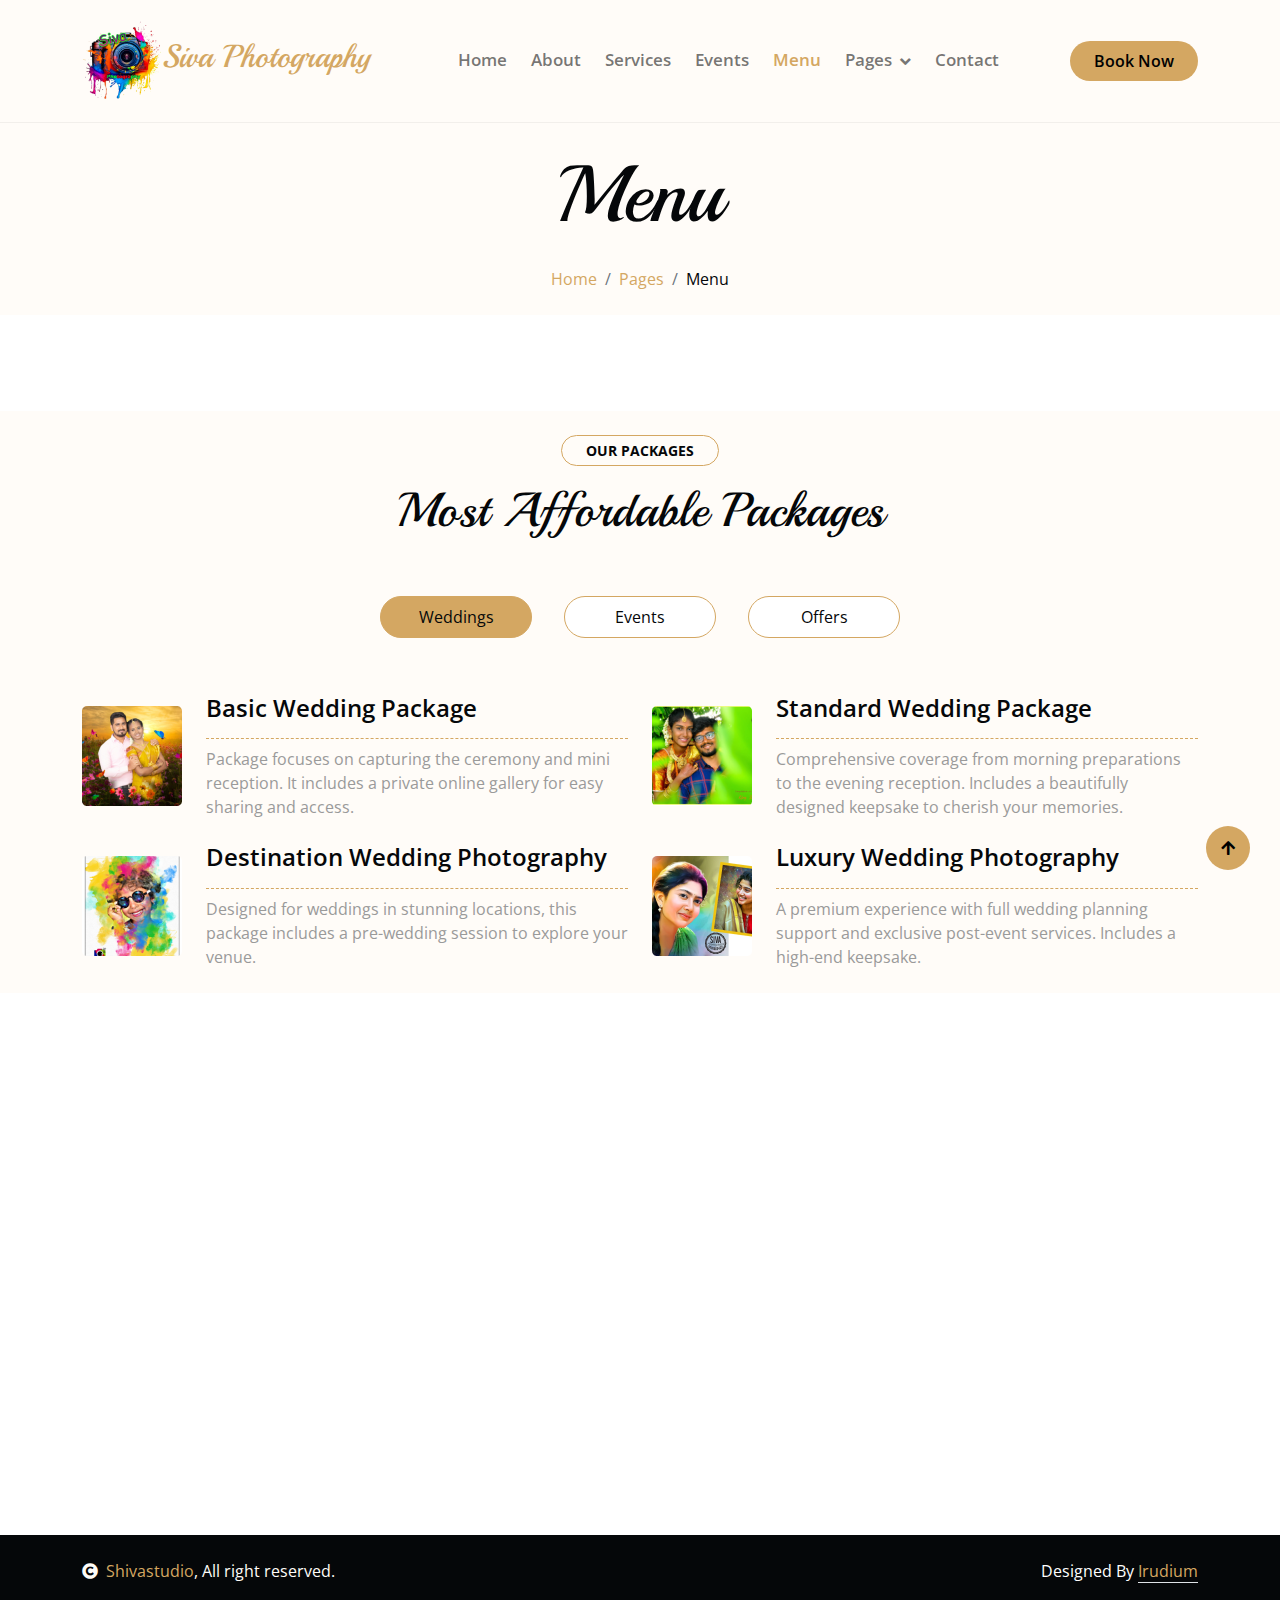
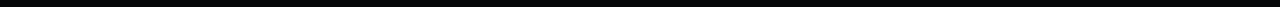
<file: menu.html>
<!DOCTYPE html>
<html lang="en">

    <head>
        <meta charset="utf-8">
        <title>Shiva Studio-Photography</title>
        <meta content="width=device-width, initial-scale=1.0" name="viewport">
        <meta content="" name="keywords">
        <meta content="" name="description">

        <!-- Google Web Fonts -->
        <link rel="preconnect" href="https://fonts.googleapis.com">
        <link rel="preconnect" href="https://fonts.gstatic.com" crossorigin>
        <link href="https://fonts.googleapis.com/css2?family=Open+Sans:wght@400;600&family=Playball&display=swap" rel="stylesheet">

        <!-- Icon Font Stylesheet -->
        <link rel="stylesheet" href="https://use.fontawesome.com/releases/v5.15.4/css/all.css"/>
        <link href="https://cdn.jsdelivr.net/npm/bootstrap-icons@1.4.1/font/bootstrap-icons.css" rel="stylesheet">

        <!-- Libraries Stylesheet -->
        <link href="lib/animate/animate.min.css" rel="stylesheet">
        <link href="lib/lightbox/css/lightbox.min.css" rel="stylesheet">
        <link href="lib/owlcarousel/owl.carousel.min.css" rel="stylesheet">

        <!-- Customized Bootstrap Stylesheet -->
        <link href="css/bootstrap.min.css" rel="stylesheet">

        <!-- Template Stylesheet -->
        <link href="css/style.css" rel="stylesheet">
    </head>

    <body>

        <!-- Spinner Start -->
        <div id="spinner" class="show w-100 vh-100 bg-white position-fixed translate-middle top-50 start-50  d-flex align-items-center justify-content-center">
            <div class="spinner-grow text-primary" role="status"></div>
        </div>
        <!-- Spinner End -->


        <!-- Navbar start -->
        <div class="container-fluid nav-bar">
            <div class="container">
                <nav class="navbar navbar-light navbar-expand-lg py-3">
                    <a href="index.html" class="navbar-brand" style="display: flex; align-items: center;">
                        <img src="./img/logo.png" width="80" height="80" class="d-inline-block" alt="">
                        <h2 style="color: #D4A762;">Siva Photography</h2>
                    </a>
                    <button class="navbar-toggler py-2 px-3" type="button" data-bs-toggle="collapse" data-bs-target="#navbarCollapse">
                        <span class="fa fa-bars text-primary"></span>
                    </button>
                    <div class="collapse navbar-collapse" id="navbarCollapse">
                        <div class="navbar-nav mx-auto">
                            <a href="index.html" class="nav-item nav-link">Home</a>
                            <a href="about.html" class="nav-item nav-link">About</a>
                            <a href="service.html" class="nav-item nav-link">Services</a>
                            <a href="event.html" class="nav-item nav-link ">Events</a>
                            <a href="menu.html" class="nav-item nav-link active">Menu</a>
                            <div class="nav-item dropdown">
                                <a href="#" class="nav-link dropdown-toggle" data-bs-toggle="dropdown">Pages</a>
                                <div class="dropdown-menu bg-light">
                                    <a href="book.html" class="dropdown-item">Booking</a>
                                 <!---   <a href="blog.html" class="dropdown-item">Our Blog</a>
                                    <a href="team.html" class="dropdown-item">Our Team</a>
                                    <a href="404.html" class="dropdown-item">404 Page</a>-->
                                    <a href="testimonial.html" class="dropdown-item">Testimonial</a>
                                    
                                </div>
                            </div>
                            <a href="contact.html" class="nav-item nav-link">Contact</a>
                        </div>
                        <!-- <button class="btn-search btn btn-primary btn-md-square me-4 rounded-circle d-none d-lg-inline-flex" data-bs-toggle="modal" data-bs-target="#searchModal"><i class="fas fa-search"></i></button> -->
                        <a href="book.html" class="btn btn-primary py-2 px-4 d-none d-xl-inline-block rounded-pill">Book Now</a>
                    </div>
                </nav>
            </div>
        </div>
        <!-- Navbar End -->


        <!-- Modal Search Start 
        <div class="modal fade" id="searchModal" tabindex="-1" aria-labelledby="exampleModalLabel" aria-hidden="true">
            <div class="modal-dialog modal-fullscreen">
                <div class="modal-content rounded-0">
                    <div class="modal-header">
                        <h5 class="modal-title" id="exampleModalLabel">Search by keyword</h5>
                        <button type="button" class="btn-close" data-bs-dismiss="modal" aria-label="Close"></button>
                    </div>
                    <div class="modal-body d-flex align-items-center">
                        <div class="input-group w-75 mx-auto d-flex">
                            <input type="search" class="form-control bg-transparent p-3" placeholder="keywords" aria-describedby="search-icon-1">
                            <span id="search-icon-1" class="input-group-text p-3"><i class="fa fa-search"></i></span>
                        </div>
                    </div>
                </div>
            </div>
        </div>
         Modal Search End -->


        <!-- Hero Start -->
        <div class="container-fluid bg-light py-4 my-6 mt-0">
            <div class="container text-center animated bounceInDown">
                <h1 class="display-1 mb-4">Menu</h1>
                <ol class="breadcrumb justify-content-center mb-0 animated bounceInDown">
                    <li class="breadcrumb-item"><a href="#">Home</a></li>
                    <li class="breadcrumb-item"><a href="#">Pages</a></li>
                    <li class="breadcrumb-item text-dark" aria-current="page">Menu</li>
                </ol>
            </div>
        </div>
        <!-- Hero End -->


        <!-- Menu Start -->
        <div class="container-fluid menu bg-light py-4 my-6">
            <div class="container">
                <div class="text-center wow bounceInUp" data-wow-delay="0.1s">
                    <small class="d-inline-block fw-bold text-dark text-uppercase bg-light border border-primary rounded-pill px-4 py-1 mb-3">Our Packages</small>
                    <h1 class="display-5 mb-5">Most Affordable Packages</h1>
                </div>
                <div class="tab-class text-center">
                    <ul class="nav nav-pills d-inline-flex justify-content-center mb-5 wow bounceInUp" data-wow-delay="0.1s">
                        <li class="nav-item p-2">
                            <a class="d-flex py-2 mx-2 border border-primary bg-white rounded-pill active" data-bs-toggle="pill" href="#tab-6">
                                <span class="text-dark" style="width: 150px;">Weddings</span>
                            </a>
                        </li>

                        <li class="nav-item p-2">
                            <a class="d-flex py-2 mx-2 border border-primary bg-white rounded-pill" data-bs-toggle="pill" href="#tab-8">
                                <span class="text-dark" style="width: 150px;">Events</span>
                            </a>
                        </li>
                        <li class="nav-item p-2">
                            <a class="d-flex py-2 mx-2 border border-primary bg-white rounded-pill" data-bs-toggle="pill" href="#tab-9">
                                <span class="text-dark" style="width: 150px;">Offers</span>
                            </a>
                        </li>
                       
                    </ul>
                    <div class="tab-content">
                        <div id="tab-6" class="tab-pane fade show p-0 active">
                            <div class="row g-4">
                                <div class="col-lg-6 wow bounceInUp" data-wow-delay="0.1s">
                                    <div class="menu-item d-flex align-items-center">
                                        <img class="flex-shrink-0 img-fluid" src="img/menu-01.jpg" alt="">
                                        <div class="w-100 d-flex flex-column text-start ps-4">
                                            <div class="d-flex justify-content-between border-bottom border-primary pb-2 mb-2">
                                                <h4>Basic Wedding Package</h4>
                                                
                                            </div>
                                            <p class="mb-0">Package focuses on capturing the ceremony and mini reception. It includes a private online gallery for easy sharing and access.</p>
                                        </div>
                                    </div>
                                </div>
                                <div class="col-lg-6 wow bounceInUp" data-wow-delay="0.2s">
                                    <div class="menu-item d-flex align-items-center">
                                        <img class="flex-shrink-0 img-fluid" src="img/menu-02.jpg" alt="">
                                        <div class="w-100 d-flex flex-column text-start ps-4">
                                            <div class="d-flex justify-content-between border-bottom border-primary pb-2 mb-2">
                                                <h4>Standard Wedding Package</h4>
                                               
                                            </div>
                                            <p class="mb-0">Comprehensive coverage from morning preparations to the evening reception. Includes a beautifully designed keepsake to cherish your memories.</p>
                                        </div>
                                    </div>
                                </div>
                                <div class="col-lg-6 wow bounceInUp" data-wow-delay="0.3s">
                                    <div class="menu-item d-flex align-items-center">
                                        <img class="flex-shrink-0 img-fluid " src="img/menu-03.jpg" alt="">
                                        <div class="w-100 d-flex flex-column text-start ps-4">
                                            <div class="d-flex justify-content-between border-bottom border-primary pb-2 mb-2">
                                                <h4>Destination Wedding Photography</h4>
                                                
                                            </div>
                                            <p class="mb-0">Designed for weddings in stunning locations, this package includes a pre-wedding session to explore your venue.</p>
                                        </div>
                                    </div>
                                </div>
                                <div class="col-lg-6 wow bounceInUp" data-wow-delay="0.4s">
                                    <div class="menu-item d-flex align-items-center">
                                        <img class="flex-shrink-0 img-fluid" src="img/menu-04.jpg" alt="">
                                        <div class="w-100 d-flex flex-column text-start ps-4">
                                            <div class="d-flex justify-content-between border-bottom border-primary pb-2 mb-2">
                                                <h4>Luxury Wedding Photography</h4>
                                                
                                            </div>
                                            <p class="mb-0">A premium experience with full wedding planning support and exclusive post-event services. Includes a high-end keepsake.</p>
                                        </div>
                                    </div>
                                </div>
                               
                        
                                
                            </div>
                        </div>
                        <div id="tab-8" class="tab-pane fade show p-0">
                            <div class="row g-4">
                                <div class="col-lg-6 wow bounceInUp" data-wow-delay="0.1s">
                                    <div class="menu-item d-flex align-items-center">
                                        <img class="flex-shrink-0 img-fluid " src="img/menu-06.jpg" alt="">
                                        <div class="w-100 d-flex flex-column text-start ps-4">
                                            <div class="d-flex justify-content-between border-bottom border-primary pb-2 mb-2">
                                                <h4>Event Photography</h4>
                                              
                                            </div>
                                            <p class="mb-0">Capture the energy and emotion of your special occasions, from corporate events to private celebrations.</p>
                                        </div>
                                    </div>
                                </div>
                                <div class="col-lg-6 wow bounceInUp" data-wow-delay="0.2s">
                                    <div class="menu-item d-flex align-items-center">
                                        <img class="flex-shrink-0 img-fluid " src="img/menu-05.jpg" alt="">
                                        <div class="w-100 d-flex flex-column text-start ps-4">
                                            <div class="d-flex justify-content-between border-bottom border-primary pb-2 mb-2">
                                                <h4>Portrait Photography</h4>
                                               
                                            </div>
                                            <p class="mb-0">Showcase your personality with stunning, professional portraits.Ideal for everyone</p>
                                        </div>
                                    </div>
                                </div>
                                <div class="col-lg-6 wow bounceInUp" data-wow-delay="0.2s">
                                    <div class="menu-item d-flex align-items-center">
                                        <img class="flex-shrink-0 img-fluid " src="img/menu-07.jpg" alt="">
                                        <div class="w-100 d-flex flex-column text-start ps-4">
                                            <div class="d-flex justify-content-between border-bottom border-primary pb-2 mb-2">
                                                <h4>Birthday Photography</h4>
                                                
                                            </div>
                                            <p class="mb-0">Turn your birthday celebrations into unforgettable memories with dedicated photography coverage. From candid moments to group shots</p>
                                        </div>
                                    </div>
                                </div>
                                <div class="col-lg-6 wow bounceInUp" data-wow-delay="0.3s">
                                    <div class="menu-item d-flex align-items-center">
                                        <img class="flex-shrink-0 img-fluid " src="img/menu-08.jpg" alt="">
                                        <div class="w-100 d-flex flex-column text-start ps-4">
                                            <div class="d-flex justify-content-between border-bottom border-primary pb-2 mb-2">
                                                <h4>Family Photography</h4>
                                                
                                            </div>
                                            <p class="mb-0">Preserve your family’s bond with beautiful, natural portraits. Our sessions are designed to capture genuine connections</p>
                                        </div>
                                    </div>
                                </div>
                              
                             
                            </div>
                        </div>
                        <div id="tab-9" class="tab-pane fade show p-0">
                            <div class="row g-4">
                                <div class="col-lg-6 wow bounceInUp" data-wow-delay="0.1s">
                                    <div class="menu-item d-flex align-items-center">
                                        <img class="flex-shrink-0 img-fluid " src="img/menu-06.jpg" alt="">
                                        <div class="w-100 d-flex flex-column text-start ps-4">
                                            <div class="d-flex justify-content-between border-bottom border-primary pb-2 mb-2">
                                                <h4>Budget Family Pack</h4>
                                               
                                            </div>
                                            <p class="mb-0">Affordable and heartfelt, this package is perfect for capturing your family’s special moments without breaking the bank.</p>
                                        </div>
                                    </div>
                                </div>
                                <div class="col-lg-6 wow bounceInUp" data-wow-delay="0.2s">
                                    <div class="menu-item d-flex align-items-center">
                                        <img class="flex-shrink-0 img-fluid" src="img/menu-07.jpg" alt="">
                                        <div class="w-100 d-flex flex-column text-start ps-4">
                                            <div class="d-flex justify-content-between border-bottom border-primary pb-2 mb-2">
                                                <h4>Combo Package</h4>
                                               
                                            </div>
                                            <p class="mb-0">Get the best of both worlds with our Combo Package, combining event and portrait photography.</p>
                                        </div>
                                    </div>
                                </div>
                                <div class="col-lg-6 wow bounceInUp" data-wow-delay="0.2s">
                                    <div class="menu-item d-flex align-items-center">
                                        <img class="flex-shrink-0 img-fluid " src="img/menu-08.jpg" alt="">
                                        <div class="w-100 d-flex flex-column text-start ps-4">
                                            <div class="d-flex justify-content-between border-bottom border-primary pb-2 mb-2">
                                                <h4>Special 1+1 Package</h4>
                                                
                                            </div>
                                            <p class="mb-0">Double the memories with our Special 1+1 Package! Book one session and get another session free—ideal for combining events</p>
                                        </div>
                                    </div>
                                </div>
                                <div class="col-lg-6 wow bounceInUp" data-wow-delay="0.3s">
                                    <div class="menu-item d-flex align-items-center">
                                        <img class="flex-shrink-0 img-fluid " src="img/menu-02.jpg" alt="">
                                        <div class="w-100 d-flex flex-column text-start ps-4">
                                            <div class="d-flex justify-content-between border-bottom border-primary pb-2 mb-2">
                                                <h4>Premium Event Package</h4>
                                               
                                            </div>
                                            <p class="mb-0">Elevate your events with our top-tier photography service, offering full coverage from start to finish. Includes professional editing</p>
                                        </div>
                                    </div>
                                </div>
                                
                            
                            </div>
                        </div>
                        
                        
                    </div>
                </div>
            </div>
        </div>
        <!-- Menu End -->

        <!-- Footer Start -->
        <div class="container-fluid footer py-6 my-6 mb-0 bg-light wow bounceInUp" data-wow-delay="0.1s">
            <div class="container">
                <div class="row">
                    <div class="col-lg-3 col-md-6">
                        <div class="footer-item">
                            <img src="./img/logo.png" width="80" height="80" class="d-inline-block" alt="">
                            <p class="lh-lg mb-4">Capturing moments that last a lifetime. From candid memories to timeless portraits, we provide exceptional photography services to bring your story to life.</p>
                            <div class="footer-icon d-flex">
                                <a class="btn btn-primary btn-sm-square me-2 rounded-circle" href=""><i class="fab fa-facebook-f"></i></a>
                                <a class="btn btn-primary btn-sm-square me-2 rounded-circle" href=""><i class="fab fa-twitter"></i></a>
                                <a href="https://www.instagram.com/sivastudiog1/" class="btn btn-primary btn-sm-square me-2 rounded-circle"><i class="fab fa-instagram"></i></a>
                                <a href="#" class="btn btn-primary btn-sm-square rounded-circle"><i class="fab fa-linkedin-in"></i></a>
                            </div>
                        </div>
                    </div>
                    <div class="col-lg-3 col-md-6 py-3">
                        <div class="footer-item">
                            <h4 class="mb-4">Special Facilities</h4>
                            <div class="d-flex flex-column align-items-start">
                                <a class="text-body mb-3" href=""><i class="fa fa-check text-primary me-2"></i>Wedding Photography</a>
                                <a class="text-body mb-3" href=""><i class="fa fa-check text-primary me-2"></i>Event Photography</a>
                                <a class="text-body mb-3" href=""><i class="fa fa-check text-primary me-2"></i>Birthday Party</a>
                                <a class="text-body mb-3" href=""><i class="fa fa-check text-primary me-2"></i>Portrait Photography</a>
                            </div>
                        </div>
                    </div>
                    <div class="col-lg-3 col-md-6 py-3">
                        <div class="footer-item">
                            <h4 class="mb-4">Contact Us</h4>
                            <div class="d-flex flex-column align-items-start">
                                <p><i class="fa fa-map-marker-alt text-primary me-2"></i> S.Kalathur,Puliyampatti</p>
                                <p><i class="fa fa-phone-alt text-primary me-2"></i>+91 9688665428</p>
                                <p><i class="fas fa-envelope text-primary me-2"></i>sivastudiog1@gmail.com</p>
                                <p><i class="fa fa-clock text-primary me-2"></i> Best Service</p>
                            </div>
                        </div>
                    </div>
                    <div class="col-lg-3 col-md-6">
                        <div class="footer-item">
                            <h4 class="mb-4">Social Gallery</h4>
                            <div class="row g-2">
                                <div class="col-4">
                                     <img src="img/menu-01.jpg" class="img-fluid rounded-circle border border-primary p-2" alt="">
                                </div>
                                <div class="col-4">
                                     <img src="img/menu-02.jpg" class="img-fluid rounded-circle border border-primary p-2" alt="">
                                </div>
                                <div class="col-4">
                                     <img src="img/menu-03.jpg" class="img-fluid rounded-circle border border-primary p-2" alt="">
                                </div>
                                <div class="col-4">
                                     <img src="img/menu-04.jpg" class="img-fluid rounded-circle border border-primary p-2" alt="">
                                </div>
                                <div class="col-4">
                                     <img src="img/menu-05.jpg" class="img-fluid rounded-circle border border-primary p-2" alt="">
                                </div>
                                <div class="col-4">
                                     <img src="img/menu-06.jpg" class="img-fluid rounded-circle border border-primary p-2" alt="">
                                </div>
                            </div>
                        </div>
                    </div>
                </div>
            </div>
        </div>
        <!-- Footer End -->
        <!-- Back to Top -->
        <a href="#" class="btn btn-md-square btn-primary rounded-circle back-to-top"><i class="fa fa-arrow-up"></i></a>   
             <!-- Copyright Start -->
             <div class="container-fluid copyright bg-dark py-4">
                <div class="container">
                    <div class="row">
                        <div class="col-md-6 text-center text-md-start mb-3 mb-md-0">
                            <span class="text-light"><a href="#"><i class="fas fa-copyright text-light me-2"></i>Shivastudio</a>, All right reserved.</span>
                        </div>
                        <div class="col-md-6 my-auto text-center text-md-end text-white">
                            <!--/*** This template is free as long as you keep the below author’s credit link/attribution link/backlink. ***/-->
                            <!--/*** If you'd like to use the template without the below author’s credit link/attribution link/backlink, ***/-->
                            <!--/*** you can purchase the Credit Removal License from "https://htmlcodex.com/credit-removal". ***/-->
                            Designed By <a class="border-bottom" href="mailto:irudiumgs@gmail.com">Irudium</a>
                        </div>
                    </div>
                </div>
            </div>
            <!-- Copyright End -->
        
    <!-- JavaScript Libraries -->
    <script src="https://ajax.googleapis.com/ajax/libs/jquery/1.12.4/jquery.min.js"></script>
    <script src="https://cdn.jsdelivr.net/npm/bootstrap@5.0.0/dist/js/bootstrap.bundle.min.js"></script>
    <script src="lib/wow/wow.min.js"></script>
    <script src="lib/easing/easing.min.js"></script>
    <script src="lib/waypoints/waypoints.min.js"></script>
    <script src="lib/counterup/counterup.min.js"></script>
    <script src="lib/lightbox/js/lightbox.min.js"></script>
    <script src="lib/owlcarousel/owl.carousel.min.js"></script>

    <!-- Template Javascript -->
    <script src="js/main.js"></script>
    </body>

</html>
</file>
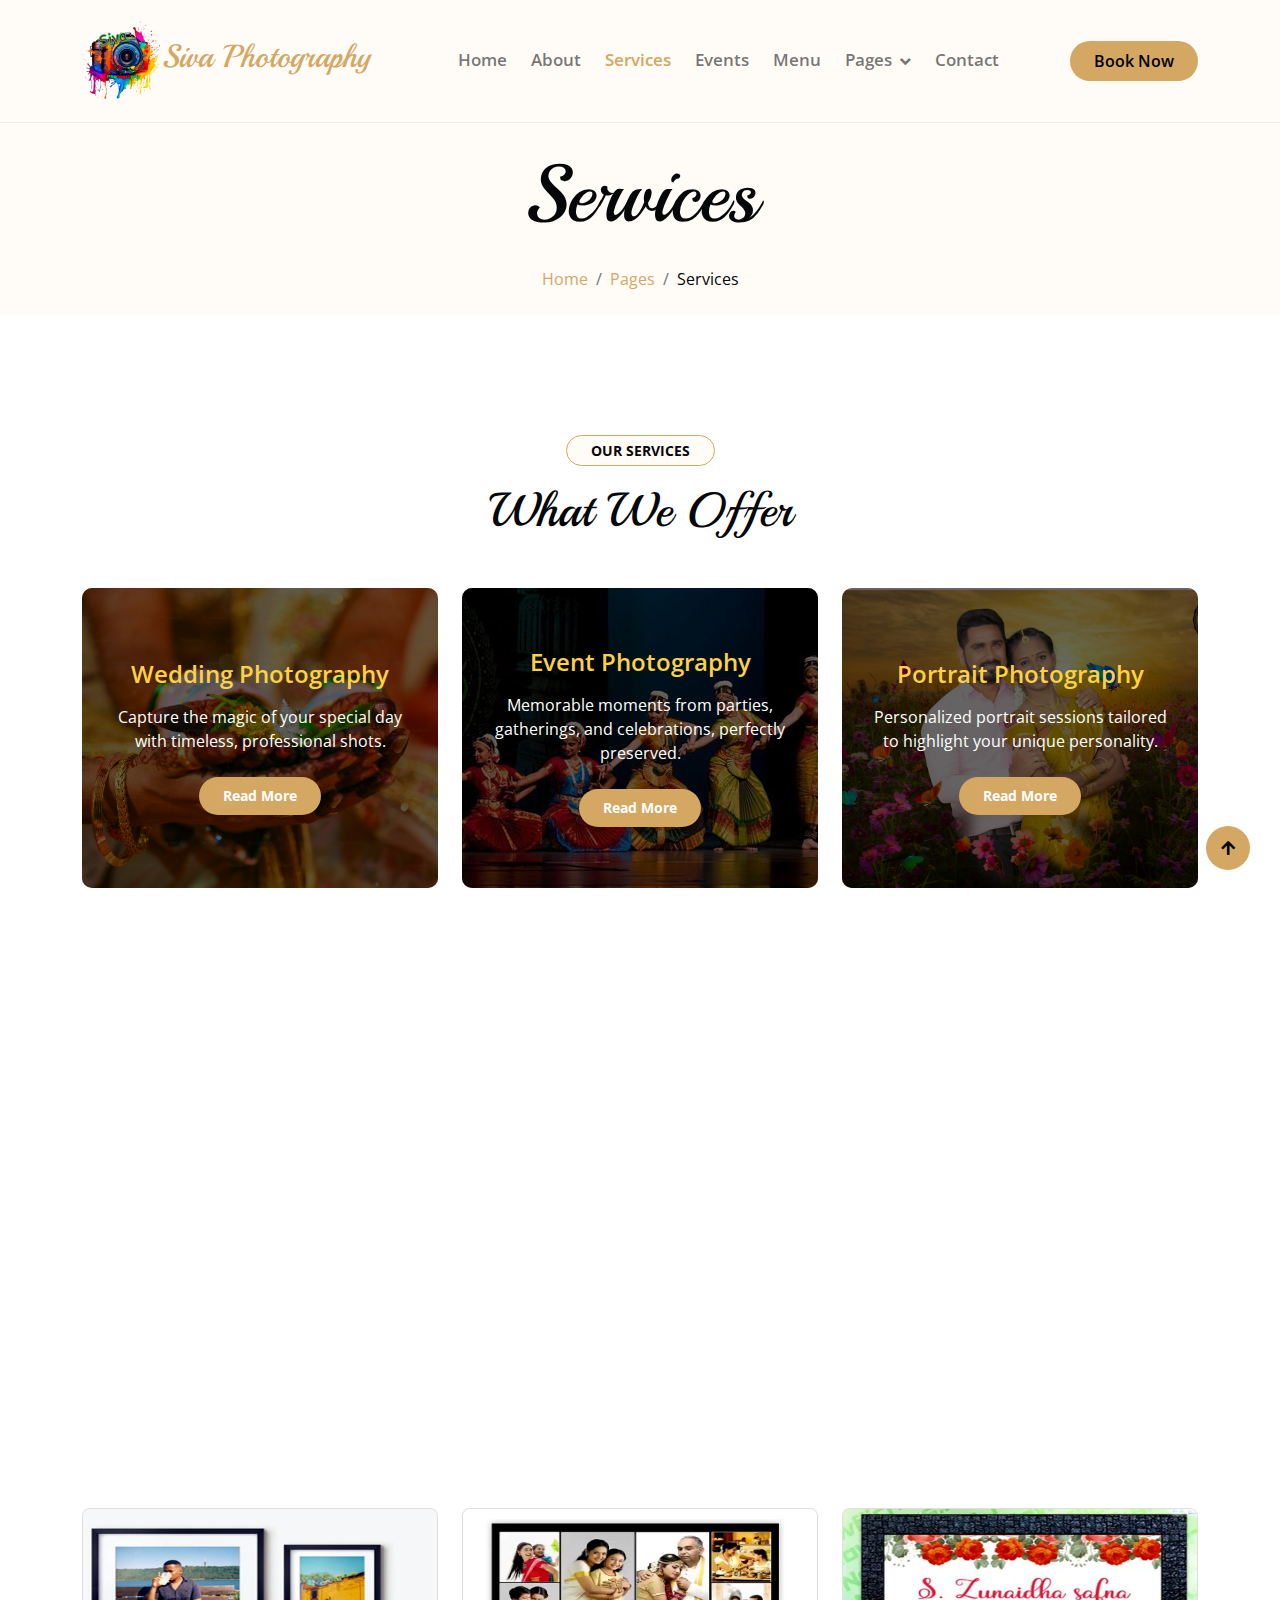
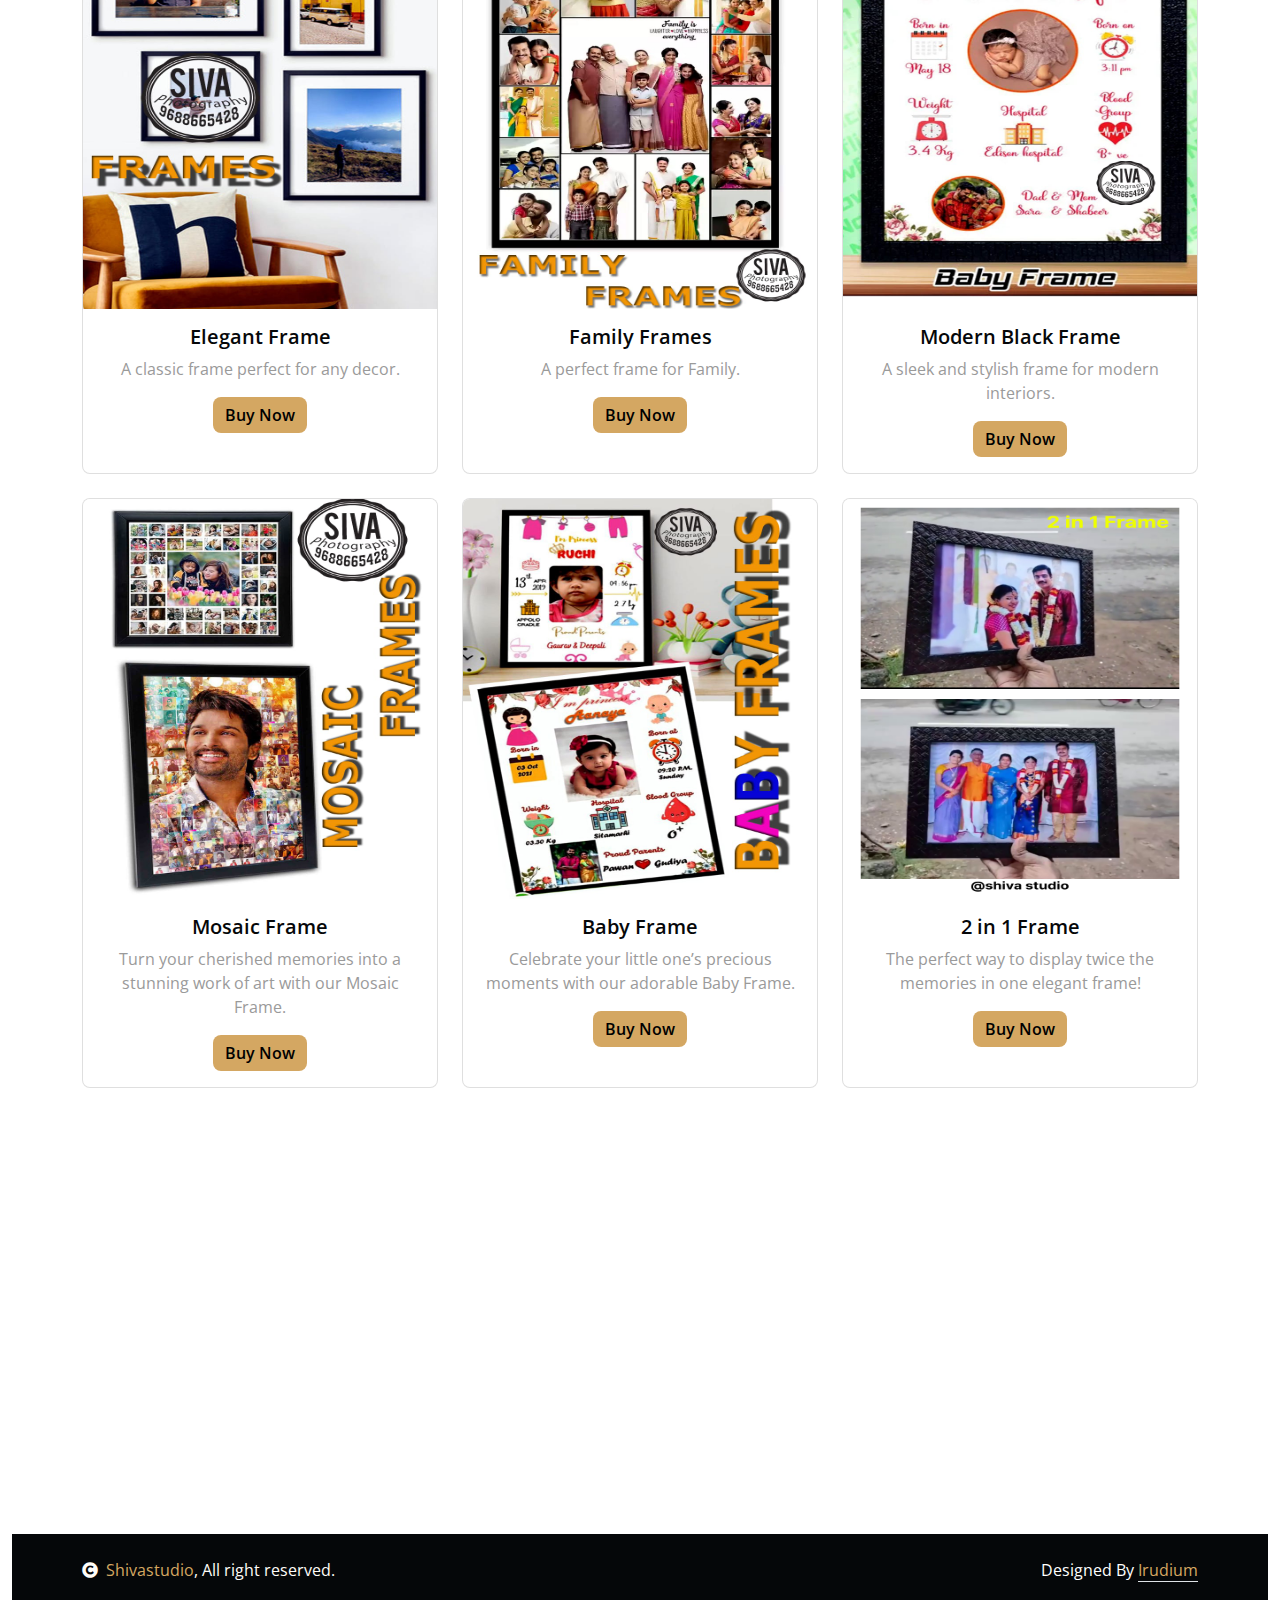
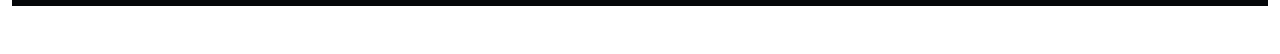
<file: service.html>
<!DOCTYPE html>
<html lang="en">

    <head>
        <meta charset="utf-8">
        <title>Shiva Studio Photography</title>
        <meta content="width=device-width, initial-scale=1.0" name="viewport">
        <meta content="" name="keywords">
        <meta content="" name="description">

        <!-- Google Web Fonts -->
        <link rel="preconnect" href="https://fonts.googleapis.com">
        <link rel="preconnect" href="https://fonts.gstatic.com" crossorigin>
        <link href="https://fonts.googleapis.com/css2?family=Open+Sans:wght@400;600&family=Playball&display=swap" rel="stylesheet">

        <!-- Icon Font Stylesheet -->
        <link rel="stylesheet" href="https://use.fontawesome.com/releases/v5.15.4/css/all.css"/>
        <link href="https://cdn.jsdelivr.net/npm/bootstrap-icons@1.4.1/font/bootstrap-icons.css" rel="stylesheet">

        <!-- Libraries Stylesheet -->
        <link href="lib/animate/animate.min.css" rel="stylesheet">
        <link href="lib/lightbox/css/lightbox.min.css" rel="stylesheet">
        <link href="lib/owlcarousel/owl.carousel.min.css" rel="stylesheet">

        <!-- Customized Bootstrap Stylesheet -->
        <link href="css/bootstrap.min.css" rel="stylesheet">

        <!-- Template Stylesheet -->
        <link href="css/style.css" rel="stylesheet">
    </head>

    <body>

        <!-- Spinner Start -->
        <div id="spinner" class="show w-100 vh-100 bg-white position-fixed translate-middle top-50 start-50  d-flex align-items-center justify-content-center">
            <div class="spinner-grow text-primary" role="status"></div>
        </div>
        <!-- Spinner End -->


        <!-- Navbar start -->
        <div class="container-fluid nav-bar">
            <div class="container">
                <nav class="navbar navbar-light navbar-expand-lg py-3">
                    <a href="index.html" class="navbar-brand" style="display: flex; align-items: center;">
                        <img src="./img/logo.png" width="80" height="80" class="d-inline-block" alt="">
                        <h2 style="color: #D4A762;">Siva Photography</h2>
                    </a>
                    <button class="navbar-toggler py-2 px-3" type="button" data-bs-toggle="collapse" data-bs-target="#navbarCollapse">
                        <span class="fa fa-bars text-primary"></span>
                    </button>
                    <div class="collapse navbar-collapse" id="navbarCollapse">
                        <div class="navbar-nav mx-auto">
                            <a href="index.html" class="nav-item nav-link">Home</a>
                            <a href="about.html" class="nav-item nav-link">About</a>
                            <a href="service.html" class="nav-item nav-link active">Services</a>
                            <a href="event.html" class="nav-item nav-link">Events</a>
                            <a href="menu.html" class="nav-item nav-link">Menu</a>
                            <div class="nav-item dropdown">
                                <a href="#" class="nav-link dropdown-toggle" data-bs-toggle="dropdown">Pages</a>
                                <div class="dropdown-menu bg-light">
                                    <a href="book.html" class="dropdown-item">Booking</a>
                                 <!---   <a href="blog.html" class="dropdown-item">Our Blog</a>
                                    <a href="team.html" class="dropdown-item">Our Team</a>
                                    <a href="404.html" class="dropdown-item">404 Page</a>-->
                                    <a href="testimonial.html" class="dropdown-item">Testimonial</a>
                                    
                                </div>
                            </div>
                            <a href="contact.html" class="nav-item nav-link">Contact</a>
                        </div>
                        <!-- <button class="btn-search btn btn-primary btn-md-square me-4 rounded-circle d-none d-lg-inline-flex" data-bs-toggle="modal" data-bs-target="#searchModal"><i class="fas fa-search"></i></button> -->
                        <a href="book.html" class="btn btn-primary py-2 px-4 d-none d-xl-inline-block rounded-pill">Book Now</a>
                    </div>
                </nav>
            </div>
        </div>
        <!-- Navbar End -->


        <!-- Modal Search Start
        <div class="modal fade" id="searchModal" tabindex="-1" aria-labelledby="exampleModalLabel" aria-hidden="true">
            <div class="modal-dialog modal-fullscreen">
                <div class="modal-content rounded-0">
                    <div class="modal-header">
                        <h5 class="modal-title" id="exampleModalLabel">Search by keyword</h5>
                        <button type="button" class="btn-close" data-bs-dismiss="modal" aria-label="Close"></button>
                    </div>
                    <div class="modal-body d-flex align-items-center">
                        <div class="input-group w-75 mx-auto d-flex">
                            <input type="search" class="form-control bg-transparent p-3" placeholder="keywords" aria-describedby="search-icon-1">
                            <span id="search-icon-1" class="input-group-text p-3"><i class="fa fa-search"></i></span>
                        </div>
                    </div>
                </div>
            </div>
        </div>
         Modal Search End -->


        <!-- Hero Start -->
        <div class="container-fluid bg-light py-4 my-4 mt-0">
            <div class="container text-center animated bounceInDown">
                <h1 class="display-1 mb-4">Services</h1>
                <ol class="breadcrumb justify-content-center mb-0 animated bounceInDown">
                    <li class="breadcrumb-item"><a href="#">Home</a></li>
                    <li class="breadcrumb-item"><a href="#">Pages</a></li>
                    <li class="breadcrumb-item text-dark" aria-current="page">Services</li>
                </ol>
            </div>
        </div>
        <!-- Hero End -->


        <!-- Service Start -->
        <div class="container-fluid service py-6">
            <div class="container">
                <div class="text-center wow bounceInUp" data-wow-delay="0.1s">
                    <small class="d-inline-block fw-bold text-dark text-uppercase bg-light border border-primary rounded-pill px-4 py-1 mb-3">Our Services</small>
                    <h1 class="display-5 mb-5">What We Offer</h1>
                </div>
                <div class="row g-4">
                    <div class="col-lg-4 col-md-6 col-sm-12 wow bounceInUp" data-wow-delay="0.1s">
                        <div class="service-item" style="background-image: url('img/fact.jpg');">
                            <div class="service-content-overlay p-4 text-white">
                                <h4 class="mb-3">Wedding Photography</h4>
                                <p class="mb-4">Capture the magic of your special day with timeless, professional shots.</p>
                                <a href="#" class="btn btn-primary px-4 py-2 rounded-pill">Read More</a>
                            </div>
                        </div>
                    </div>
                    <div class="col-lg-4 col-md-6 col-sm-12 wow bounceInUp" data-wow-delay="0.3s">
                        <div class="service-item" style="background-image: url('img/eventphotography.jpg');">
                            <div class="service-content-overlay p-4 text-white">
                                <h4 class="mb-3">Event Photography</h4>
                                <p class="mb-4">Memorable moments from parties, gatherings, and celebrations, perfectly preserved.</p>
                                <a href="#" class="btn btn-primary px-4 py-2 rounded-pill">Read More</a>
                            </div>
                        </div>
                    </div>
                    <div class="col-lg-4 col-md-6 col-sm-12 wow bounceInUp" data-wow-delay="0.5s">
                        <div class="service-item" style="background-image: url('img/portrait_photo.jpeg');">
                            <div class="service-content-overlay p-4 text-white">
                                <h4 class="mb-3">Portrait Photography</h4>
                                <p class="mb-4">Personalized portrait sessions tailored to highlight your unique personality.</p>
                                <a href="#" class="btn btn-primary px-4 py-2 rounded-pill">Read More</a>
                            </div>
                        </div>
                    </div>
                    <div class="col-lg-4 col-md-6 col-sm-12 wow bounceInUp" data-wow-delay="0.5s">
                        <div class="service-item" style="background-image: url('img/birthday.jpg');">
                            <div class="service-content-overlay p-4 text-white">
                                <h4 class="mb-3">Birthday Party</h4>
                                <p class="mb-4">Preserve your special birthday celebrations with our professional photography services.</p>
                                <a href="#" class="btn btn-primary px-4 py-2 rounded-pill">Read More</a>
                            </div>
                        </div>
                    </div>
                    <div class="col-lg-4 col-md-6 col-sm-12 wow bounceInUp" data-wow-delay="0.5s">
                        <div class="service-item" style="background-image: url('img/corporateevent.jpg');">
                            <div class="service-content-overlay p-4 text-white">
                                <h4 class="mb-3">Photo Frames & Gifts</h4>
                                <p class="mb-4">High Quality Photo Frames and dedicated gifts for your event.</p>
                                <a href="#" class="btn btn-primary px-4 py-2 rounded-pill">Read More</a>
                            </div>
                        </div>
                    </div>
                    <div class="col-lg-4 col-md-6 col-sm-12 wow bounceInUp" data-wow-delay="0.5s">
                        <div class="service-item" style="background-image: url('img/family.jpg');">
                            <div class="service-content-overlay p-4 text-white">
                                <h4 class="mb-3">Family Photography</h4>
                                <p class="mb-4">Cherish moments with your loved ones through beautifully composed family portraits.</p>
                                <a href="#" class="btn btn-primary px-4 py-2 rounded-pill">Read More</a>
                            </div>
                        </div>
                    </div>
                </div>
            </div>
        </div>
        <!-- Service End -->


     <!--Photo frames section-->
     <div class="container-fluid service py-6 ">
        <div class="container">
            <div class="text-center wow bounceInUp" data-wow-delay="0.1s">
                <small class="d-inline-block fw-bold text-dark text-uppercase bg-light border border-primary rounded-pill px-4 py-1 mb-3">Special Offers</small>
                <h1 class="display-5 mb-5">Frames & gifts</h1>
            </div>
    <div class="row g-4">
        <div class="col-md-4">
            <div class="card product-card">
                <img src="./img/frames/frame1.jpeg" class="card-img-top" alt="Frame 1">
                <div class="card-body text-center">
                    <h5 class="card-title">Elegant Frame</h5>
                    <p class="card-text">A classic frame perfect for any decor.</p>
                    <a href="./book.html" class="btn btn-primary">Buy Now</a>
                </div>
            </div>
        </div>
        <div class="col-md-4">
            <div class="card product-card">
                <img src="./img/frames/frame2.jpeg" class="card-img-top" alt="Gift 1">
                <div class="card-body text-center">
                    <h5 class="card-title">Family Frames</h5>
                    <p class="card-text">A perfect frame for Family.</p>
                    <a href="./book.html" class="btn btn-primary">Buy Now</a>
                </div>
            </div>
        </div>
        <div class="col-md-4">
            <div class="card product-card">
                <img src="./img/frames/frame3.jpeg" class="card-img-top" alt="Frame 2">
                <div class="card-body text-center">
                    <h5 class="card-title">Modern Black Frame</h5>
                    <p class="card-text">A sleek and stylish frame for modern interiors.</p>
                    <a href="./book.html" class="btn btn-primary">Buy Now</a>
                </div>
            </div>
        </div>
        <div class="col-md-4">
            <div class="card product-card">
                <img src="./img/frames/frame4.jpeg" class="card-img-top" alt="Frame 2">
                <div class="card-body text-center">
                    <h5 class="card-title">Mosaic Frame</h5>
                    <p class="card-text">Turn your cherished memories into a stunning work of art with our Mosaic Frame.</p>
                    <a href="./book.html" class="btn btn-primary">Buy Now</a>
                </div>
            </div>
        </div>
        <div class="col-md-4">
            <div class="card product-card">
                <img src="./img/frames/frame5.jpeg" class="card-img-top" alt="Frame 2">
                <div class="card-body text-center">
                    <h5 class="card-title">Baby Frame</h5>
                    <p class="card-text">Celebrate your little one’s precious moments with our adorable Baby Frame.</p>
                    <a href="./book.html" class="btn btn-primary">Buy Now</a>
                </div>
            </div>
        </div>
        <div class="col-md-4">
            <div class="card product-card">
                <img src="./img/frames/frame6.png" class="card-img-top" alt="Frame 2">
                <div class="card-body text-center">
                    <h5 class="card-title">2 in 1 Frame</h5>
                    <p class="card-text">The perfect way to display twice the memories in one elegant frame!</p>
                    <a href="./book.html" class="btn btn-primary">Buy Now</a>
                </div>
            </div>
        </div>
    </div>
</div>
<!--Frames end-->

         <!-- Footer Start -->
         <div class="container-fluid footer py-4 my-6 mb-0 bg-light wow bounceInUp" data-wow-delay="0.1s">
            <div class="container">
                <div class="row">
                    <div class="col-lg-3 col-md-6">
                        <div class="footer-item">
                            <img src="./img/logo.png" width="80" height="80" class="d-inline-block" alt="">
                            <p class="lh-lg mb-4">Capturing moments that last a lifetime. From candid memories to timeless portraits, we provide exceptional photography services to bring your story to life.</p>
                            <div class="footer-icon d-flex">
                                <a class="btn btn-primary btn-sm-square me-2 rounded-circle" href=""><i class="fab fa-facebook-f"></i></a>
                                <a class="btn btn-primary btn-sm-square me-2 rounded-circle" href=""><i class="fab fa-twitter"></i></a>
                                <a href="https://www.instagram.com/sivastudiog1/" class="btn btn-primary btn-sm-square me-2 rounded-circle"><i class="fab fa-instagram"></i></a>
                                <a href="#" class="btn btn-primary btn-sm-square rounded-circle"><i class="fab fa-linkedin-in"></i></a>
                            </div>
                        </div>
                    </div>
                    <div class="col-lg-3 col-md-6 py-3">
                        <div class="footer-item">
                            <h4 class="mb-4">Special Facilities</h4>
                            <div class="d-flex flex-column align-items-start">
                                <a class="text-body mb-3" href=""><i class="fa fa-check text-primary me-2"></i>Wedding Photography</a>
                                <a class="text-body mb-3" href=""><i class="fa fa-check text-primary me-2"></i>Event Photography</a>
                                <a class="text-body mb-3" href=""><i class="fa fa-check text-primary me-2"></i>Birthday Party</a>
                                <a class="text-body mb-3" href=""><i class="fa fa-check text-primary me-2"></i>Portrait Photography</a>
                            </div>
                        </div>
                    </div>
                    <div class="col-lg-3 col-md-6 py-3">
                        <div class="footer-item">
                            <h4 class="mb-4">Contact Us</h4>
                            <div class="d-flex flex-column align-items-start">
                                <p><i class="fa fa-map-marker-alt text-primary me-2"></i> S.Kalathur,Puliyampatti</p>
                                <p><i class="fa fa-phone-alt text-primary me-2"></i>+91 96886 65428</p>
                                <p><i class="fas fa-envelope text-primary me-2"></i> sivastudiog1@gmail.com</p>
                                <p><i class="fa fa-clock text-primary me-2"></i> Best Service</p>
                            </div>
                        </div>
                    </div>
                    <div class="col-lg-3 col-md-6">
                        <div class="footer-item">
                            <h4 class="mb-4">Social Gallery</h4>
                            <div class="row g-2">
                                <div class="col-4">
                                     <img src="img/menu-01.jpg" class="img-fluid rounded-circle border border-primary p-2" alt="">
                                </div>
                                <div class="col-4">
                                     <img src="img/menu-02.jpg" class="img-fluid rounded-circle border border-primary p-2" alt="">
                                </div>
                                <div class="col-4">
                                     <img src="img/menu-03.jpg" class="img-fluid rounded-circle border border-primary p-2" alt="">
                                </div>
                                <div class="col-4">
                                     <img src="img/menu-04.jpg" class="img-fluid rounded-circle border border-primary p-2" alt="">
                                </div>
                                <div class="col-4">
                                     <img src="img/menu-05.jpg" class="img-fluid rounded-circle border border-primary p-2" alt="">
                                </div>
                                <div class="col-4">
                                     <img src="img/menu-06.jpg" class="img-fluid rounded-circle border border-primary p-2" alt="">
                                </div>
                            </div>
                        </div>
                    </div>
                </div>
            </div>
        </div>
        
        <!-- Footer End -->



        <!-- Back to Top -->
        <a href="#" class="btn btn-md-square btn-primary rounded-circle back-to-top"><i class="fa fa-arrow-up"></i></a>   

          <!-- Copyright Start -->
          <div class="container-fluid copyright bg-dark py-4">
            <div class="container">
                <div class="row">
                    <div class="col-md-6 text-center text-md-start mb-3 mb-md-0">
                        <span class="text-light"><a href="#"><i class="fas fa-copyright text-light me-2"></i>Shivastudio</a>, All right reserved.</span>
                    </div>
                    <div class="col-md-6 my-auto text-center text-md-end text-white">
                        <!--/*** This template is free as long as you keep the below author’s credit link/attribution link/backlink. ***/-->
                        <!--/*** If you'd like to use the template without the below author’s credit link/attribution link/backlink, ***/-->
                        <!--/*** you can purchase the Credit Removal License from "https://htmlcodex.com/credit-removal". ***/-->
                        Designed By <a class="border-bottom" href="mailto:irudiumgs@gmail.com">Irudium</a>
                    </div>
                </div>
            </div>
        </div>
        <!-- Copyright End -->
    <!-- JavaScript Libraries -->
    <script src="https://ajax.googleapis.com/ajax/libs/jquery/1.12.4/jquery.min.js"></script>
    <script src="https://cdn.jsdelivr.net/npm/bootstrap@5.0.0/dist/js/bootstrap.bundle.min.js"></script>
    <script src="lib/wow/wow.min.js"></script>
    <script src="lib/easing/easing.min.js"></script>
    <script src="lib/waypoints/waypoints.min.js"></script>
    <script src="lib/counterup/counterup.min.js"></script>
    <script src="lib/lightbox/js/lightbox.min.js"></script>
    <script src="lib/owlcarousel/owl.carousel.min.js"></script>

    <!-- Template Javascript -->
    <script src="js/main.js"></script>
    </body>

</html>
</file>
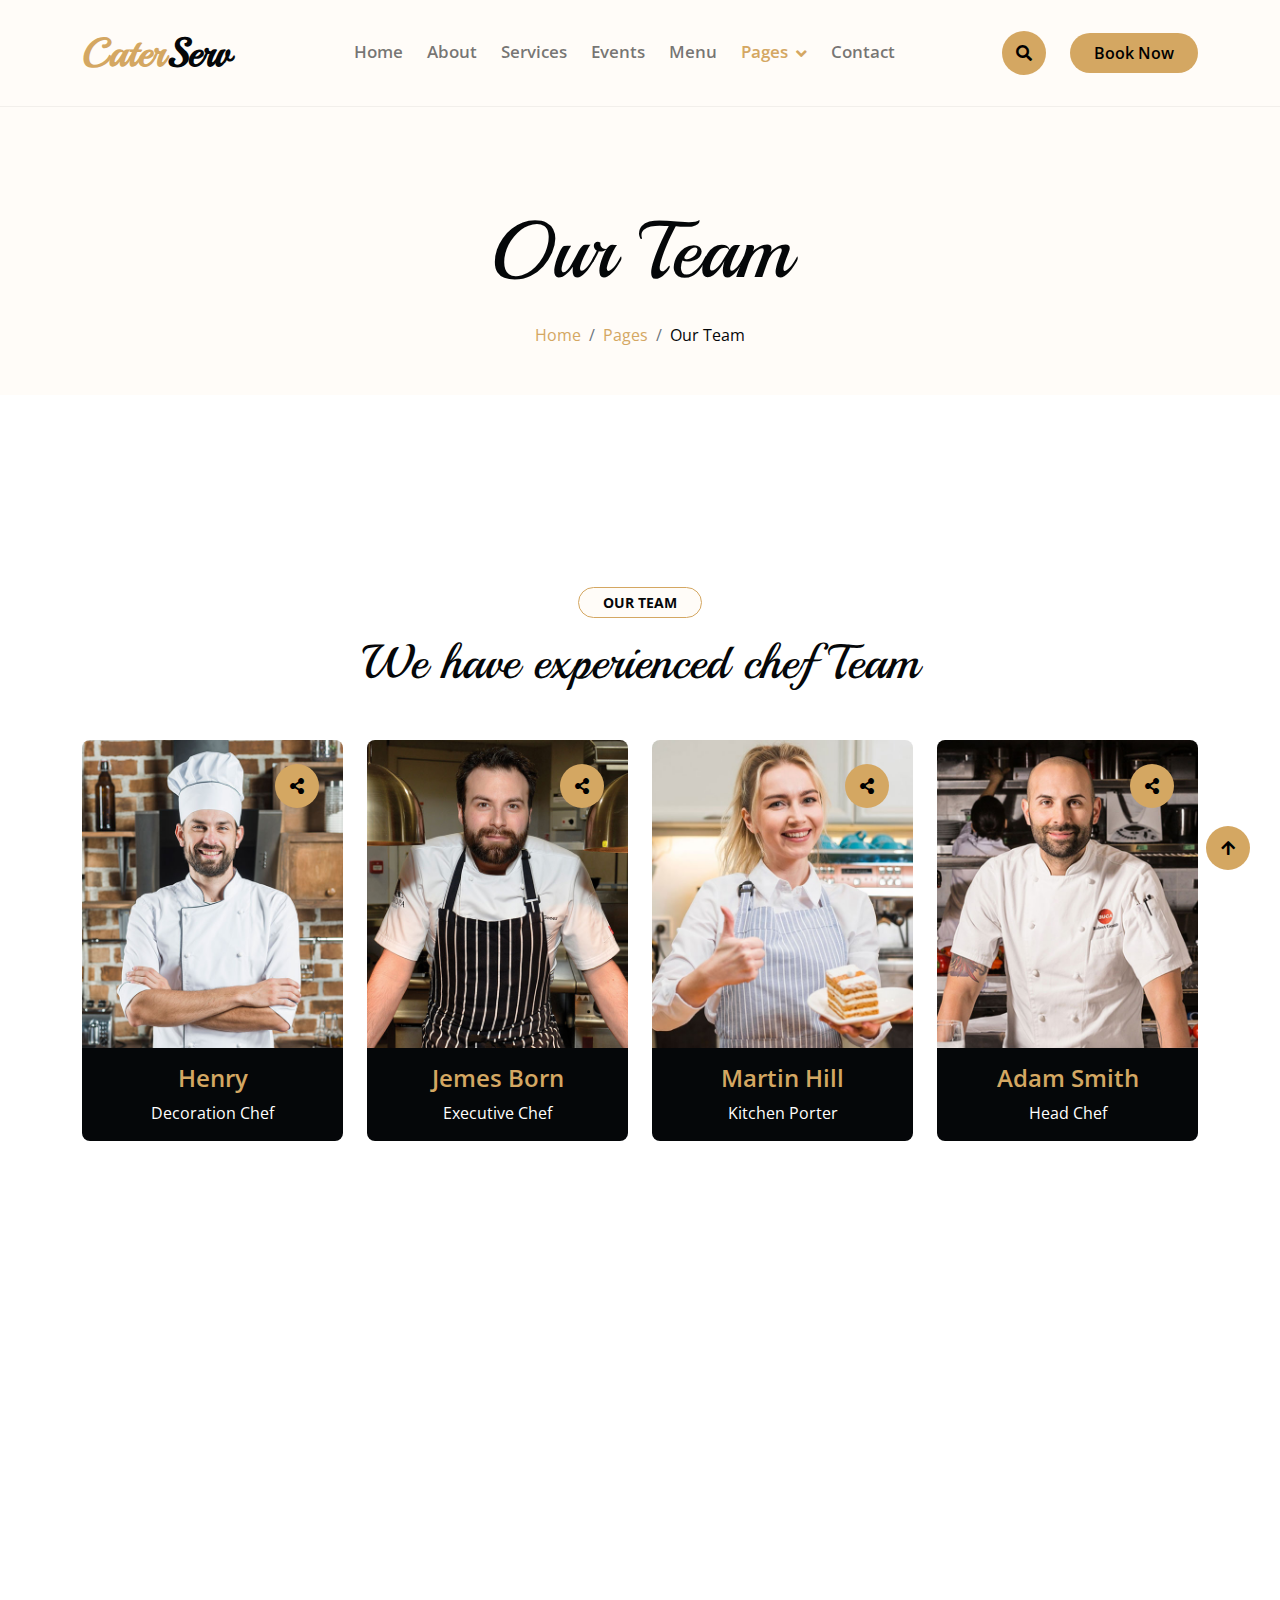
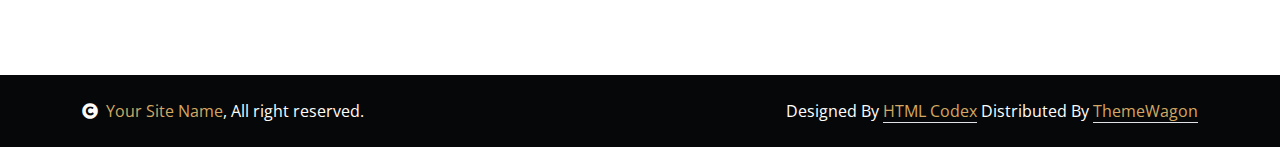
<file: team.html>
<!DOCTYPE html>
<html lang="en">

    <head>
        <meta charset="utf-8">
        <title>CaterServ - Catering Services Website Template</title>
        <meta content="width=device-width, initial-scale=1.0" name="viewport">
        <meta content="" name="keywords">
        <meta content="" name="description">

        <!-- Google Web Fonts -->
        <link rel="preconnect" href="https://fonts.googleapis.com">
        <link rel="preconnect" href="https://fonts.gstatic.com" crossorigin>
        <link href="https://fonts.googleapis.com/css2?family=Open+Sans:wght@400;600&family=Playball&display=swap" rel="stylesheet">

        <!-- Icon Font Stylesheet -->
        <link rel="stylesheet" href="https://use.fontawesome.com/releases/v5.15.4/css/all.css"/>
        <link href="https://cdn.jsdelivr.net/npm/bootstrap-icons@1.4.1/font/bootstrap-icons.css" rel="stylesheet">

        <!-- Libraries Stylesheet -->
        <link href="lib/animate/animate.min.css" rel="stylesheet">
        <link href="lib/lightbox/css/lightbox.min.css" rel="stylesheet">
        <link href="lib/owlcarousel/owl.carousel.min.css" rel="stylesheet">

        <!-- Customized Bootstrap Stylesheet -->
        <link href="css/bootstrap.min.css" rel="stylesheet">

        <!-- Template Stylesheet -->
        <link href="css/style.css" rel="stylesheet">
    </head>

    <body>

        <!-- Spinner Start -->
        <div id="spinner" class="show w-100 vh-100 bg-white position-fixed translate-middle top-50 start-50  d-flex align-items-center justify-content-center">
            <div class="spinner-grow text-primary" role="status"></div>
        </div>
        <!-- Spinner End -->


        <!-- Navbar start -->
        <div class="container-fluid nav-bar">
            <div class="container">
                <nav class="navbar navbar-light navbar-expand-lg py-4">
                    <a href="index.html" class="navbar-brand">
                        <h1 class="text-primary fw-bold mb-0">Cater<span class="text-dark">Serv</span> </h1>
                    </a>
                    <button class="navbar-toggler py-2 px-3" type="button" data-bs-toggle="collapse" data-bs-target="#navbarCollapse">
                        <span class="fa fa-bars text-primary"></span>
                    </button>
                    <div class="collapse navbar-collapse" id="navbarCollapse">
                        <div class="navbar-nav mx-auto">
                            <a href="index.html" class="nav-item nav-link">Home</a>
                            <a href="about.html" class="nav-item nav-link">About</a>
                            <a href="service.html" class="nav-item nav-link">Services</a>
                            <a href="event.html" class="nav-item nav-link">Events</a>
                            <a href="menu.html" class="nav-item nav-link">Menu</a>
                            <div class="nav-item dropdown">
                                <a href="#" class="nav-link dropdown-toggle active" data-bs-toggle="dropdown">Pages</a>
                                <div class="dropdown-menu bg-light">
                                    <a href="book.html" class="dropdown-item">Booking</a>
                                    <a href="blog.html" class="dropdown-item">Our Blog</a>
                                    <a href="team.html" class="dropdown-item active">Our Team</a>
                                    <a href="testimonial.html" class="dropdown-item">Testimonial</a>
                                    <a href="404.html" class="dropdown-item">404 Page</a>
                                </div>
                            </div>
                            <a href="contact.html" class="nav-item nav-link">Contact</a>
                        </div>
                        <button class="btn-search btn btn-primary btn-md-square me-4 rounded-circle d-none d-lg-inline-flex" data-bs-toggle="modal" data-bs-target="#searchModal"><i class="fas fa-search"></i></button>
                        <a href="" class="btn btn-primary py-2 px-4 d-none d-xl-inline-block rounded-pill">Book Now</a>
                    </div>
                </nav>
            </div>
        </div>
        <!-- Navbar End -->


        <!-- Modal Search Start -->
        <div class="modal fade" id="searchModal" tabindex="-1" aria-labelledby="exampleModalLabel" aria-hidden="true">
            <div class="modal-dialog modal-fullscreen">
                <div class="modal-content rounded-0">
                    <div class="modal-header">
                        <h5 class="modal-title" id="exampleModalLabel">Search by keyword</h5>
                        <button type="button" class="btn-close" data-bs-dismiss="modal" aria-label="Close"></button>
                    </div>
                    <div class="modal-body d-flex align-items-center">
                        <div class="input-group w-75 mx-auto d-flex">
                            <input type="search" class="form-control bg-transparent p-3" placeholder="keywords" aria-describedby="search-icon-1">
                            <span id="search-icon-1" class="input-group-text p-3"><i class="fa fa-search"></i></span>
                        </div>
                    </div>
                </div>
            </div>
        </div>
        <!-- Modal Search End -->


        <!-- Hero Start -->
        <div class="container-fluid bg-light py-6 my-6 mt-0">
            <div class="container text-center animated bounceInDown">
                <h1 class="display-1 mb-4">Our Team</h1>
                <ol class="breadcrumb justify-content-center mb-0 animated bounceInDown">
                    <li class="breadcrumb-item"><a href="#">Home</a></li>
                    <li class="breadcrumb-item"><a href="#">Pages</a></li>
                    <li class="breadcrumb-item text-dark" aria-current="page">Our Team</li>
                </ol>
            </div>
        </div>
        <!-- Hero End -->


        <!-- Team Start -->
        <div class="container-fluid team py-6">
            <div class="container">
                <div class="text-center wow bounceInUp" data-wow-delay="0.1s">
                    <small class="d-inline-block fw-bold text-dark text-uppercase bg-light border border-primary rounded-pill px-4 py-1 mb-3">Our Team</small>
                    <h1 class="display-5 mb-5">We have experienced chef Team</h1>
                </div>
                <div class="row g-4">
                    <div class="col-lg-3 col-md-6 wow bounceInUp" data-wow-delay="0.1s">
                        <div class="team-item rounded">
                            <img class="img-fluid rounded-top " src="img/team-1.jpg" alt="">
                            <div class="team-content text-center py-3 bg-dark rounded-bottom">
                                <h4 class="text-primary">Henry</h4>
                                <p class="text-white mb-0">Decoration Chef</p>
                            </div>
                            <div class="team-icon d-flex flex-column justify-content-center m-4">
                                <a class="share btn btn-primary btn-md-square rounded-circle mb-2" href=""><i class="fas fa-share-alt"></i></a>
                                <a class="share-link btn btn-primary btn-md-square rounded-circle mb-2" href=""><i class="fab fa-facebook-f"></i></a>
                                <a class="share-link btn btn-primary btn-md-square rounded-circle mb-2" href=""><i class="fab fa-twitter"></i></a>
                                <a class="share-link btn btn-primary btn-md-square rounded-circle mb-2" href=""><i class="fab fa-instagram"></i></a>
                            </div>
                        </div>
                    </div>
                    <div class="col-lg-3 col-md-6 wow bounceInUp" data-wow-delay="0.3s">
                        <div class="team-item rounded">
                            <img class="img-fluid rounded-top " src="img/team-2.jpg" alt="">
                            <div class="team-content text-center py-3 bg-dark rounded-bottom">
                                <h4 class="text-primary">Jemes Born</h4>
                                <p class="text-white mb-0">Executive Chef</p>
                            </div>
                            <div class="team-icon d-flex flex-column justify-content-center m-4">
                                <a class="share btn btn-primary btn-md-square rounded-circle mb-2" href=""><i class="fas fa-share-alt"></i></a>
                                <a class="share-link btn btn-primary btn-md-square rounded-circle mb-2" href=""><i class="fab fa-facebook-f"></i></a>
                                <a class="share-link btn btn-primary btn-md-square rounded-circle mb-2" href=""><i class="fab fa-twitter"></i></a>
                                <a class="share-link btn btn-primary btn-md-square rounded-circle mb-2" href=""><i class="fab fa-instagram"></i></a>
                            </div>
                        </div>
                    </div>
                    <div class="col-lg-3 col-md-6 wow bounceInUp" data-wow-delay="0.5s">
                        <div class="team-item rounded">
                            <img class="img-fluid rounded-top " src="img/team-3.jpg" alt="">
                            <div class="team-content text-center py-3 bg-dark rounded-bottom">
                                <h4 class="text-primary">Martin Hill</h4>
                                <p class="text-white mb-0">Kitchen Porter</p>
                            </div>
                            <div class="team-icon d-flex flex-column justify-content-center m-4">
                                <a class="share btn btn-primary btn-md-square rounded-circle mb-2" href=""><i class="fas fa-share-alt"></i></a>
                                <a class="share-link btn btn-primary btn-md-square rounded-circle mb-2" href=""><i class="fab fa-facebook-f"></i></a>
                                <a class="share-link btn btn-primary btn-md-square rounded-circle mb-2" href=""><i class="fab fa-twitter"></i></a>
                                <a class="share-link btn btn-primary btn-md-square rounded-circle mb-2" href=""><i class="fab fa-instagram"></i></a>
                            </div>
                        </div>
                    </div>
                    <div class="col-lg-3 col-md-6 wow bounceInUp" data-wow-delay="0.7s">
                        <div class="team-item rounded">
                            <img class="img-fluid rounded-top " src="img/team-4.jpg" alt="">
                            <div class="team-content text-center py-3 bg-dark rounded-bottom">
                                <h4 class="text-primary">Adam Smith</h4>
                                <p class="text-white mb-0">Head Chef</p>
                            </div>
                            <div class="team-icon d-flex flex-column justify-content-center m-4">
                                <a class="share btn btn-primary btn-md-square rounded-circle mb-2" href=""><i class="fas fa-share-alt"></i></a>
                                <a class="share-link btn btn-primary btn-md-square rounded-circle mb-2" href=""><i class="fab fa-facebook-f"></i></a>
                                <a class="share-link btn btn-primary btn-md-square rounded-circle mb-2" href=""><i class="fab fa-twitter"></i></a>
                                <a class="share-link btn btn-primary btn-md-square rounded-circle mb-2" href=""><i class="fab fa-instagram"></i></a>
                            </div>
                        </div>
                    </div>
                </div>
            </div>
        </div>
        <!-- Team End -->


        <!-- Footer Start -->
        <div class="container-fluid footer py-6 my-6 mb-0 bg-light wow bounceInUp" data-wow-delay="0.1s">
            <div class="container">
                <div class="row">
                    <div class="col-lg-3 col-md-6">
                        <div class="footer-item">
                            <h1 class="text-primary">Cater<span class="text-dark">Serv</span></h1>
                            <p class="lh-lg mb-4">There cursus massa at urnaaculis estieSed aliquamellus vitae ultrs condmentum leo massamollis its estiegittis miristum.</p>
                            <div class="footer-icon d-flex">
                                <a class="btn btn-primary btn-sm-square me-2 rounded-circle" href=""><i class="fab fa-facebook-f"></i></a>
                                <a class="btn btn-primary btn-sm-square me-2 rounded-circle" href=""><i class="fab fa-twitter"></i></a>
                                <a href="#" class="btn btn-primary btn-sm-square me-2 rounded-circle"><i class="fab fa-instagram"></i></a>
                                <a href="#" class="btn btn-primary btn-sm-square rounded-circle"><i class="fab fa-linkedin-in"></i></a>
                            </div>
                        </div>
                    </div>
                    <div class="col-lg-3 col-md-6">
                        <div class="footer-item">
                            <h4 class="mb-4">Special Facilities</h4>
                            <div class="d-flex flex-column align-items-start">
                                <a class="text-body mb-3" href=""><i class="fa fa-check text-primary me-2"></i>Cheese Burger</a>
                                <a class="text-body mb-3" href=""><i class="fa fa-check text-primary me-2"></i>Sandwich</a>
                                <a class="text-body mb-3" href=""><i class="fa fa-check text-primary me-2"></i>Panner Burger</a>
                                <a class="text-body mb-3" href=""><i class="fa fa-check text-primary me-2"></i>Special Sweets</a>
                            </div>
                        </div>
                    </div>
                    <div class="col-lg-3 col-md-6">
                        <div class="footer-item">
                            <h4 class="mb-4">Contact Us</h4>
                            <div class="d-flex flex-column align-items-start">
                                <p><i class="fa fa-map-marker-alt text-primary me-2"></i> 123 Street, New York, USA</p>
                                <p><i class="fa fa-phone-alt text-primary me-2"></i> (+012) 3456 7890 123</p>
                                <p><i class="fas fa-envelope text-primary me-2"></i> info@example.com</p>
                                <p><i class="fa fa-clock text-primary me-2"></i> 26/7 Hours Service</p>
                            </div>
                        </div>
                    </div>
                    <div class="col-lg-3 col-md-6">
                        <div class="footer-item">
                            <h4 class="mb-4">Social Gallery</h4>
                            <div class="row g-2">
                                <div class="col-4">
                                     <img src="img/menu-01.jpg" class="img-fluid rounded-circle border border-primary p-2" alt="">
                                </div>
                                <div class="col-4">
                                     <img src="img/menu-02.jpg" class="img-fluid rounded-circle border border-primary p-2" alt="">
                                </div>
                                <div class="col-4">
                                     <img src="img/menu-03.jpg" class="img-fluid rounded-circle border border-primary p-2" alt="">
                                </div>
                                <div class="col-4">
                                     <img src="img/menu-04.jpg" class="img-fluid rounded-circle border border-primary p-2" alt="">
                                </div>
                                <div class="col-4">
                                     <img src="img/menu-05.jpg" class="img-fluid rounded-circle border border-primary p-2" alt="">
                                </div>
                                <div class="col-4">
                                     <img src="img/menu-06.jpg" class="img-fluid rounded-circle border border-primary p-2" alt="">
                                </div>
                            </div>
                        </div>
                    </div>
                </div>
            </div>
        </div>
        <!-- Footer End -->


        <!-- Copyright Start -->
        <div class="container-fluid copyright bg-dark py-4">
            <div class="container">
                <div class="row">
                    <div class="col-md-6 text-center text-md-start mb-3 mb-md-0">
                        <span class="text-light"><a href="#"><i class="fas fa-copyright text-light me-2"></i>Your Site Name</a>, All right reserved.</span>
                    </div>
                    <div class="col-md-6 my-auto text-center text-md-end text-white">
                        <!--/*** This template is free as long as you keep the below author’s credit link/attribution link/backlink. ***/-->
                        <!--/*** If you'd like to use the template without the below author’s credit link/attribution link/backlink, ***/-->
                        <!--/*** you can purchase the Credit Removal License from "https://htmlcodex.com/credit-removal". ***/-->
                        Designed By <a class="border-bottom" href="https://htmlcodex.com">HTML Codex</a> Distributed By <a class="border-bottom" href="https://themewagon.com">ThemeWagon</a>
                    </div>
                </div>
            </div>
        </div>
        <!-- Copyright End -->


        <!-- Back to Top -->
        <a href="#" class="btn btn-md-square btn-primary rounded-circle back-to-top"><i class="fa fa-arrow-up"></i></a>   

        
    <!-- JavaScript Libraries -->
    <script src="https://ajax.googleapis.com/ajax/libs/jquery/1.12.4/jquery.min.js"></script>
    <script src="https://cdn.jsdelivr.net/npm/bootstrap@5.0.0/dist/js/bootstrap.bundle.min.js"></script>
    <script src="lib/wow/wow.min.js"></script>
    <script src="lib/easing/easing.min.js"></script>
    <script src="lib/waypoints/waypoints.min.js"></script>
    <script src="lib/counterup/counterup.min.js"></script>
    <script src="lib/lightbox/js/lightbox.min.js"></script>
    <script src="lib/owlcarousel/owl.carousel.min.js"></script>

    <!-- Template Javascript -->
    <script src="js/main.js"></script>
    </body>

</html>
</file>
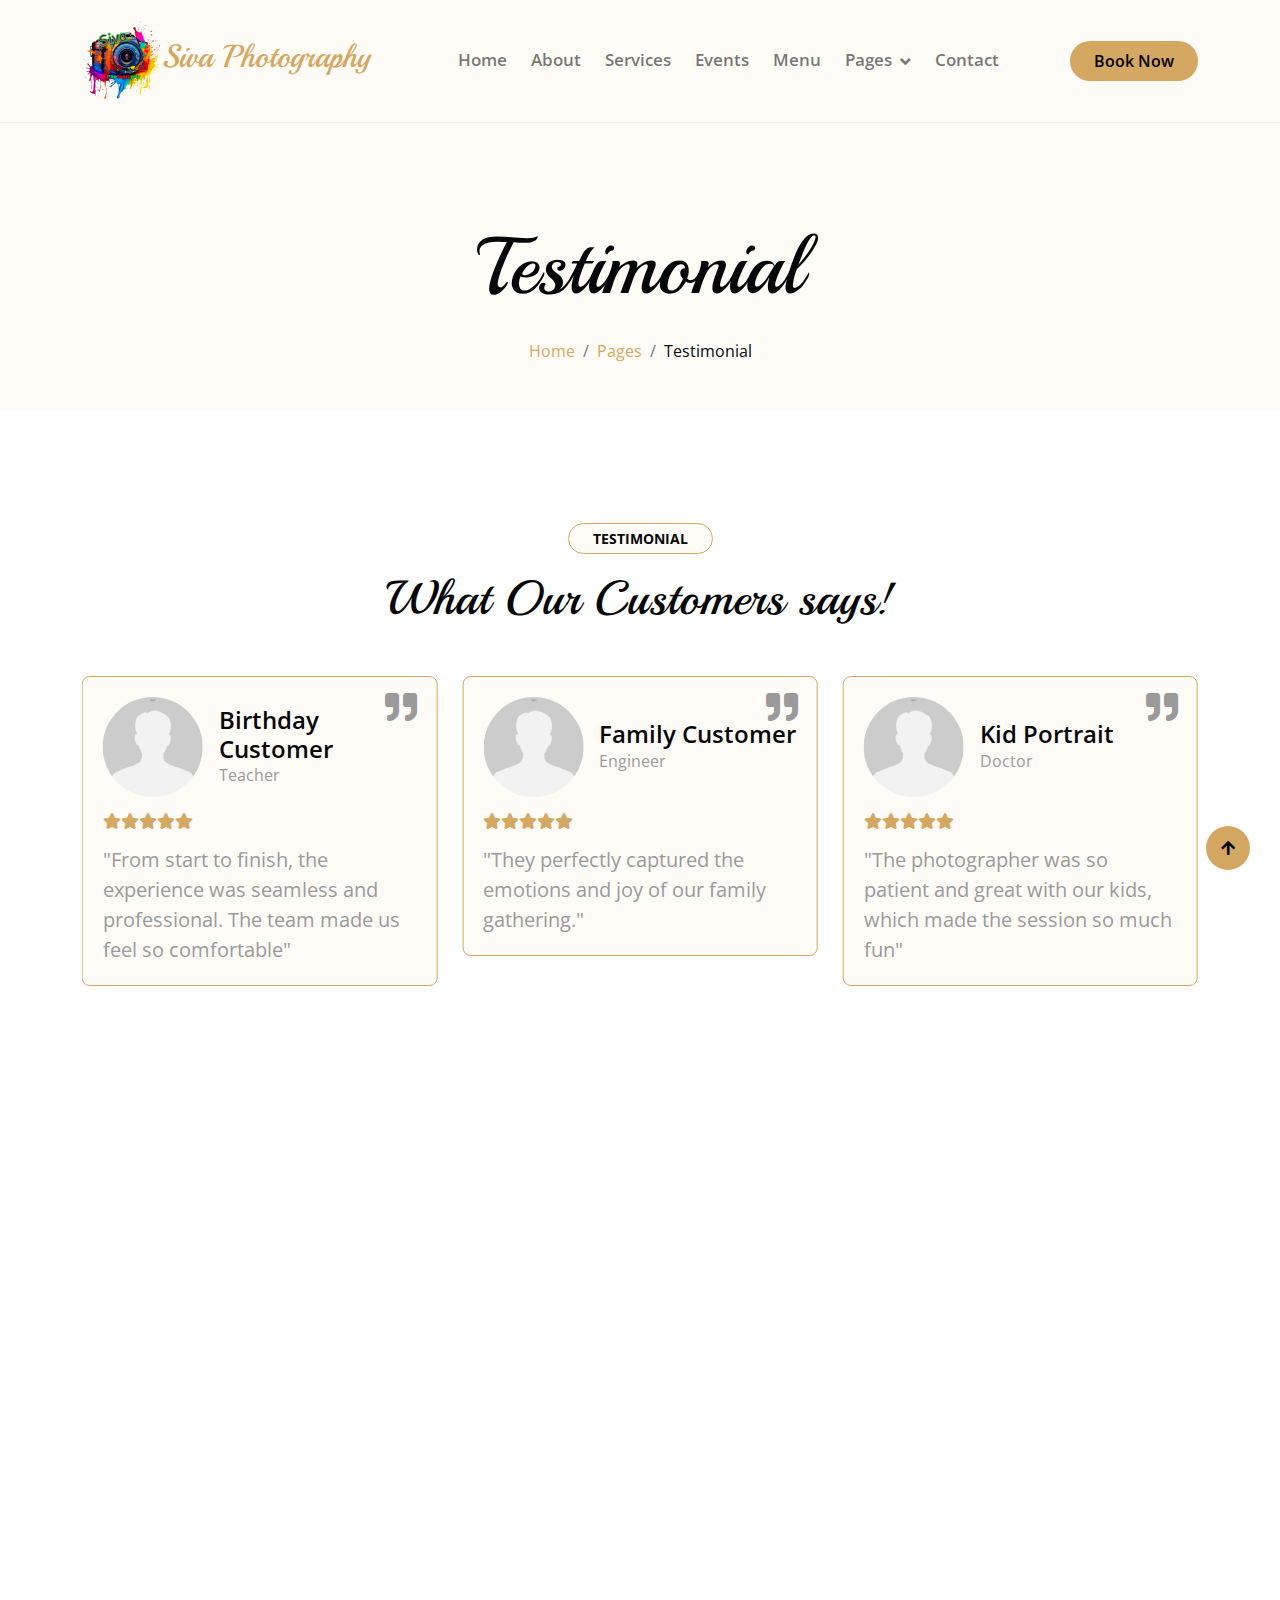
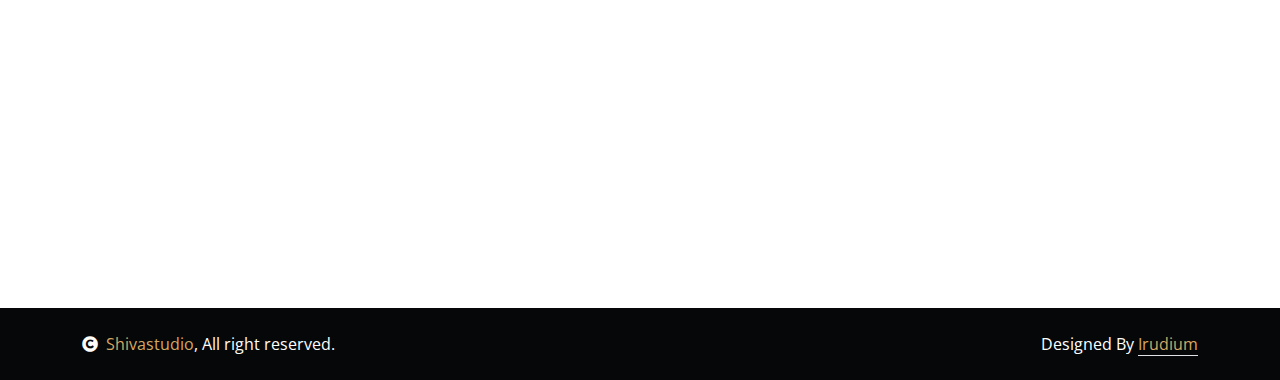
<file: testimonial.html>
<!DOCTYPE html>
<html lang="en">

    <head>
        <meta charset="utf-8">
        <title>Shiva Studio-Photography</title>
        <meta content="width=device-width, initial-scale=1.0" name="viewport">
        <meta content="" name="keywords">
        <meta content="" name="description">

        <!-- Google Web Fonts -->
        <link rel="preconnect" href="https://fonts.googleapis.com">
        <link rel="preconnect" href="https://fonts.gstatic.com" crossorigin>
        <link href="https://fonts.googleapis.com/css2?family=Open+Sans:wght@400;600&family=Playball&display=swap" rel="stylesheet">

        <!-- Icon Font Stylesheet -->
        <link rel="stylesheet" href="https://use.fontawesome.com/releases/v5.15.4/css/all.css"/>
        <link href="https://cdn.jsdelivr.net/npm/bootstrap-icons@1.4.1/font/bootstrap-icons.css" rel="stylesheet">

        <!-- Libraries Stylesheet -->
        <link href="lib/animate/animate.min.css" rel="stylesheet">
        <link href="lib/lightbox/css/lightbox.min.css" rel="stylesheet">
        <link href="lib/owlcarousel/owl.carousel.min.css" rel="stylesheet">

        <!-- Customized Bootstrap Stylesheet -->
        <link href="css/bootstrap.min.css" rel="stylesheet">

        <!-- Template Stylesheet -->
        <link href="css/style.css" rel="stylesheet">
    </head>

    <body>

        <!-- Spinner Start -->
        <div id="spinner" class="show w-100 vh-100 bg-white position-fixed translate-middle top-50 start-50  d-flex align-items-center justify-content-center">
            <div class="spinner-grow text-primary" role="status"></div>
        </div>
        <!-- Spinner End -->


        <!-- Navbar start -->
        <div class="container-fluid nav-bar">
            <div class="container">
                <nav class="navbar navbar-light navbar-expand-lg py-3">
                    <a href="index.html" class="navbar-brand" style="display: flex; align-items: center;">
                        <img src="./img/logo.png" width="80" height="80" class="d-inline-block" alt="">
                        <h2 style="color: #D4A762;">Siva Photography</h2>
                    </a>
                    <button class="navbar-toggler py-2 px-3" type="button" data-bs-toggle="collapse" data-bs-target="#navbarCollapse">
                        <span class="fa fa-bars text-primary"></span>
                    </button>
                    <div class="collapse navbar-collapse" id="navbarCollapse">
                        <div class="navbar-nav mx-auto">
                            <a href="index.html" class="nav-item nav-link">Home</a>
                            <a href="about.html" class="nav-item nav-link">About</a>
                            <a href="service.html" class="nav-item nav-link">Services</a>
                            <a href="event.html" class="nav-item nav-link">Events</a>
                            <a href="menu.html" class="nav-item nav-link">Menu</a>
                            <div class="nav-item dropdown">
                                <a href="#" class="nav-link dropdown-toggle" data-bs-toggle="dropdown">Pages</a>
                                <div class="dropdown-menu bg-light">
                                    <a href="book.html" class="dropdown-item">Booking</a>
                                 <!---   <a href="blog.html" class="dropdown-item">Our Blog</a>
                                    <a href="team.html" class="dropdown-item">Our Team</a>
                                    <a href="404.html" class="dropdown-item">404 Page</a>-->
                                    <a href="testimonial.html" class="dropdown-item active">Testimonial</a>
                                    
                                </div>
                            </div>
                            <a href="contact.html" class="nav-item nav-link">Contact</a>
                        </div>
                        <!-- <button class="btn-search btn btn-primary btn-md-square me-4 rounded-circle d-none d-lg-inline-flex" data-bs-toggle="modal" data-bs-target="#searchModal"><i class="fas fa-search"></i></button> -->
                        <a href="book.html" class="btn btn-primary py-2 px-4 d-none d-xl-inline-block rounded-pill">Book Now</a>
                    </div>
                </nav>
            </div>
        </div>
        <!-- Navbar End -->


        <!-- Modal Search Start 
        <div class="modal fade" id="searchModal" tabindex="-1" aria-labelledby="exampleModalLabel" aria-hidden="true">
            <div class="modal-dialog modal-fullscreen">
                <div class="modal-content rounded-0">
                    <div class="modal-header">
                        <h5 class="modal-title" id="exampleModalLabel">Search by keyword</h5>
                        <button type="button" class="btn-close" data-bs-dismiss="modal" aria-label="Close"></button>
                    </div>
                    <div class="modal-body d-flex align-items-center">
                        <div class="input-group w-75 mx-auto d-flex">
                            <input type="search" class="form-control bg-transparent p-3" placeholder="keywords" aria-describedby="search-icon-1">
                            <span id="search-icon-1" class="input-group-text p-3"><i class="fa fa-search"></i></span>
                        </div>
                    </div>
                </div>
            </div>
        </div>
        Modal Search End -->


        <!-- Hero Start -->
        <div class="container-fluid bg-light py-6 my-6 mt-0">
            <div class="container text-center animated bounceInDown">
                <h1 class="display-1 mb-4">Testimonial</h1>
                <ol class="breadcrumb justify-content-center mb-0 animated bounceInDown">
                    <li class="breadcrumb-item"><a href="#">Home</a></li>
                    <li class="breadcrumb-item"><a href="#">Pages</a></li>
                    <li class="breadcrumb-item text-dark" aria-current="page">Testimonial</li>
                </ol>
            </div>
        </div>
        <!-- Hero End -->


        <!-- Testimonial Start -->
        <div class="container-fluid py-3">
            <div class="container">
                <div class="text-center wow bounceInUp" data-wow-delay="0.1s">
                    <small class="d-inline-block fw-bold text-dark text-uppercase bg-light border border-primary rounded-pill px-4 py-1 mb-3">Testimonial</small>
                    <h1 class="display-5 mb-5">What Our Customers says!</h1>
                </div>
                <div class="owl-carousel owl-theme testimonial-carousel testimonial-carousel-1 mb-4 wow bounceInUp" data-wow-delay="0.1s">
                    <div class="testimonial-item rounded bg-light">
                        <div class="d-flex mb-3">
                            <img src="img/testimonial-1.jpg" class="img-fluid rounded-circle flex-shrink-0" alt="">
                            <div class="position-absolute" style="top: 15px; right: 20px;">
                                <i class="fa fa-quote-right fa-2x"></i>
                            </div>
                            <div class="ps-3 my-auto">
                                <h4 class="mb-0">Wedding Customer</h4>
                                <p class="m-0">IT Engineer</p>
                            </div>
                        </div>
                        <div class="testimonial-content">
                            <div class="d-flex">
                                <i class="fas fa-star text-primary"></i>
                                <i class="fas fa-star text-primary"></i>
                                <i class="fas fa-star text-primary"></i>
                                <i class="fas fa-star text-primary"></i>
                                <i class="fas fa-star text-primary"></i>
                            </div>
                            <p class="fs-5 m-0 pt-3">"The photos turned out absolutely stunning! Every detail was captured so beautifully, Highly recommend!"</p>
                        </div>
                    </div>
                    <div class="testimonial-item rounded bg-light">
                        <div class="d-flex mb-3">
                            <img src="img/testimonial-1.jpg" class="img-fluid rounded-circle flex-shrink-0" alt="">
                            <div class="position-absolute" style="top: 15px; right: 20px;">
                                <i class="fa fa-quote-right fa-2x"></i>
                            </div>
                            <div class="ps-3 my-auto">
                                <h4 class="mb-0">Birthday Customer</h4>
                                <p class="m-0">Teacher</p>
                            </div>
                        </div>
                        <div class="testimonial-content">
                            <div class="d-flex">
                                <i class="fas fa-star text-primary"></i>
                                <i class="fas fa-star text-primary"></i>
                                <i class="fas fa-star text-primary"></i>
                                <i class="fas fa-star text-primary"></i>
                                <i class="fas fa-star text-primary"></i>
                            </div>
                            <p class="fs-5 m-0 pt-3">"From start to finish, the experience was seamless and professional. The team made us feel so comfortable"</p>
                        </div>
                    </div>
                    <div class="testimonial-item rounded bg-light">
                        <div class="d-flex mb-3">
                            <img src="img/testimonial-1.jpg" class="img-fluid rounded-circle flex-shrink-0" alt="">
                            <div class="position-absolute" style="top: 15px; right: 20px;">
                                <i class="fa fa-quote-right fa-2x"></i>
                            </div>
                            <div class="ps-3 my-auto">
                                <h4 class="mb-0">Family Customer</h4>
                                <p class="m-0">Engineer</p>
                            </div>
                        </div>
                        <div class="testimonial-content">
                            <div class="d-flex">
                                <i class="fas fa-star text-primary"></i>
                                <i class="fas fa-star text-primary"></i>
                                <i class="fas fa-star text-primary"></i>
                                <i class="fas fa-star text-primary"></i>
                                <i class="fas fa-star text-primary"></i>
                            </div>
                            <p class="fs-5 m-0 pt-3">"They perfectly captured the emotions and joy of our family gathering."</p>
                        </div>
                    </div>
                    <div class="testimonial-item rounded bg-light">
                        <div class="d-flex mb-3">
                            <img src="img/testimonial-1.jpg" class="img-fluid rounded-circle flex-shrink-0" alt="">
                            <div class="position-absolute" style="top: 15px; right: 20px;">
                                <i class="fa fa-quote-right fa-2x"></i>
                            </div>
                            <div class="ps-3 my-auto">
                                <h4 class="mb-0">Kid Portrait</h4>
                                <p class="m-0">Doctor</p>
                            </div>
                        </div>
                        <div class="testimonial-content">
                            <div class="d-flex">
                                <i class="fas fa-star text-primary"></i>
                                <i class="fas fa-star text-primary"></i>
                                <i class="fas fa-star text-primary"></i>
                                <i class="fas fa-star text-primary"></i>
                                <i class="fas fa-star text-primary"></i>
                            </div>
                            <p class="fs-5 m-0 pt-3">"The photographer was so patient and great with our kids, which made the session so much fun"</p>
                        </div>
                    </div>
                </div>
                <div class="owl-carousel testimonial-carousel testimonial-carousel-2 wow bounceInUp" data-wow-delay="0.3s">
                    <div class="testimonial-item rounded bg-light">
                        <div class="d-flex mb-3">
                            <img src="img/testimonial-1.jpg" class="img-fluid rounded-circle flex-shrink-0" alt="">
                            <div class="position-absolute" style="top: 15px; right: 20px;">
                                <i class="fa fa-quote-right fa-2x"></i>
                            </div>
                            <div class="ps-3 my-auto">
                                <h4 class="mb-0">Corporate Customer</h4>
                                <p class="m-0">Developer</p>
                            </div>
                        </div>
                        <div class="testimonial-content">
                            <div class="d-flex">
                                <i class="fas fa-star text-primary"></i>
                                <i class="fas fa-star text-primary"></i>
                                <i class="fas fa-star text-primary"></i>
                                <i class="fas fa-star text-primary"></i>
                                <i class="fas fa-star text-primary"></i>
                            </div>
                            <p class="fs-5 m-0 pt-3">"I was nervous at first, but the team made me feel so relaxed. The portraits came out incredible, and I’ve received so many compliments"</p>
                        </div>
                    </div>
                    <div class="testimonial-item rounded bg-light">
                        <div class="d-flex mb-3">
                            <img src="img/testimonial-1.jpg" class="img-fluid rounded-circle flex-shrink-0" alt="">
                            <div class="position-absolute" style="top: 15px; right: 20px;">
                                <i class="fa fa-quote-right fa-2x"></i>
                            </div>
                            <div class="ps-3 my-auto">
                                <h4 class="mb-0">Family Customer</h4>
                                <p class="m-0">Engineer</p>
                            </div>
                        </div>
                        <div class="testimonial-content">
                            <div class="d-flex">
                                <i class="fas fa-star text-primary"></i>
                                <i class="fas fa-star text-primary"></i>
                                <i class="fas fa-star text-primary"></i>
                                <i class="fas fa-star text-primary"></i>
                                <i class="fas fa-star text-primary"></i>
                            </div>
                            <p class="fs-5 m-0 pt-3">"They perfectly captured the emotions and joy of our family gathering."</p>
                        </div>
                    </div>
                    <div class="testimonial-item rounded bg-light">
                        <div class="d-flex mb-3">
                            <img src="img/testimonial-1.jpg" class="img-fluid rounded-circle flex-shrink-0" alt="">
                            <div class="position-absolute" style="top: 15px; right: 20px;">
                                <i class="fa fa-quote-right fa-2x"></i>
                            </div>
                            <div class="ps-3 my-auto">
                                <h4 class="mb-0">Event Customer</h4>
                                <p class="m-0">Chef</p>
                            </div>
                        </div>
                        <div class="testimonial-content">
                            <div class="d-flex">
                                <i class="fas fa-star text-primary"></i>
                                <i class="fas fa-star text-primary"></i>
                                <i class="fas fa-star text-primary"></i>
                                <i class="fas fa-star text-primary"></i>
                                <i class="fas fa-star text-primary"></i>
                            </div>
                            <p class="fs-5 m-0 pt-3">"The 2-in-1 frame is such a unique idea! We used it to showcase our wedding and anniversary photos, and it looks stunning in our living room. Love it!"
                            </p>
                        </div>
                    </div>
    
                </div>
            </div>
        </div>
        <!-- Testimonial End -->


        <!-- Footer Start -->
        <div class="container-fluid footer py-6 my-6 mb-0 bg-light wow bounceInUp" data-wow-delay="0.1s">
            <div class="container">
                <div class="row">
                    <div class="col-lg-3 col-md-6">
                        <div class="footer-item">
                            <img src="./img/logo.png" width="80" height="80" class="d-inline-block" alt="">
                            <p class="lh-lg mb-4">Capturing moments that last a lifetime. From candid memories to timeless portraits, we provide exceptional photography services to bring your story to life.</p>
                            <div class="footer-icon d-flex">
                                <a class="btn btn-primary btn-sm-square me-2 rounded-circle" href=""><i class="fab fa-facebook-f"></i></a>
                                <a class="btn btn-primary btn-sm-square me-2 rounded-circle" href=""><i class="fab fa-twitter"></i></a>
                                <a href="https://www.instagram.com/sivastudiog1/" class="btn btn-primary btn-sm-square me-2 rounded-circle"><i class="fab fa-instagram"></i></a>
                                <a href="#" class="btn btn-primary btn-sm-square rounded-circle"><i class="fab fa-linkedin-in"></i></a>
                            </div>
                        </div>
                    </div>
                    <div class="col-lg-3 col-md-6 py-3">
                        <div class="footer-item">
                            <h4 class="mb-4">Special Facilities</h4>
                            <div class="d-flex flex-column align-items-start">
                                <a class="text-body mb-3" href=""><i class="fa fa-check text-primary me-2"></i>Wedding Photography</a>
                                <a class="text-body mb-3" href=""><i class="fa fa-check text-primary me-2"></i>Event Photography</a>
                                <a class="text-body mb-3" href=""><i class="fa fa-check text-primary me-2"></i>Birthday Party</a>
                                <a class="text-body mb-3" href=""><i class="fa fa-check text-primary me-2"></i>Portrait Photography</a>
                            </div>
                        </div>
                    </div>
                    <div class="col-lg-3 col-md-6 py-3">
                        <div class="footer-item">
                            <h4 class="mb-4">Contact Us</h4>
                            <div class="d-flex flex-column align-items-start">
                                <p><i class="fa fa-map-marker-alt text-primary me-2"></i> S.Kalathur,Puliyampatti</p>
                                <p><i class="fa fa-phone-alt text-primary me-2"></i>+91 9688665428</p>
                                <p><i class="fas fa-envelope text-primary me-2"></i>sivastudiog1@gmail.com</p>
                                <p><i class="fa fa-clock text-primary me-2"></i> Best Service</p>
                            </div>
                        </div>
                    </div>
                    <div class="col-lg-3 col-md-6">
                        <div class="footer-item">
                            <h4 class="mb-4">Social Gallery</h4>
                            <div class="row g-2">
                                <div class="col-4">
                                     <img src="img/menu-01.jpg" class="img-fluid rounded-circle border border-primary p-2" alt="">
                                </div>
                                <div class="col-4">
                                     <img src="img/menu-02.jpg" class="img-fluid rounded-circle border border-primary p-2" alt="">
                                </div>
                                <div class="col-4">
                                     <img src="img/menu-03.jpg" class="img-fluid rounded-circle border border-primary p-2" alt="">
                                </div>
                                <div class="col-4">
                                     <img src="img/menu-04.jpg" class="img-fluid rounded-circle border border-primary p-2" alt="">
                                </div>
                                <div class="col-4">
                                     <img src="img/menu-05.jpg" class="img-fluid rounded-circle border border-primary p-2" alt="">
                                </div>
                                <div class="col-4">
                                     <img src="img/menu-06.jpg" class="img-fluid rounded-circle border border-primary p-2" alt="">
                                </div>
                            </div>
                        </div>
                    </div>
                </div>
            </div>
        </div>
        <!-- Footer End -->



        <!-- Back to Top -->
        <a href="#" class="btn btn-md-square btn-primary rounded-circle back-to-top"><i class="fa fa-arrow-up"></i></a>   

          <!-- Copyright Start -->
          <div class="container-fluid copyright bg-dark py-4">
            <div class="container">
                <div class="row">
                    <div class="col-md-6 text-center text-md-start mb-3 mb-md-0">
                        <span class="text-light"><a href="#"><i class="fas fa-copyright text-light me-2"></i>Shivastudio</a>, All right reserved.</span>
                    </div>
                    <div class="col-md-6 my-auto text-center text-md-end text-white">
                        <!--/*** This template is free as long as you keep the below author’s credit link/attribution link/backlink. ***/-->
                        <!--/*** If you'd like to use the template without the below author’s credit link/attribution link/backlink, ***/-->
                        <!--/*** you can purchase the Credit Removal License from "https://htmlcodex.com/credit-removal". ***/-->
                        Designed By <a class="border-bottom" href="mailto:irudiumgs@gmail.com">Irudium</a>
                    </div>
                </div>
            </div>
        </div>
        <!-- Copyright End -->
    <!-- JavaScript Libraries -->
    <script src="https://ajax.googleapis.com/ajax/libs/jquery/1.12.4/jquery.min.js"></script>
    <script src="https://cdn.jsdelivr.net/npm/bootstrap@5.0.0/dist/js/bootstrap.bundle.min.js"></script>
    <script src="lib/wow/wow.min.js"></script>
    <script src="lib/easing/easing.min.js"></script>
    <script src="lib/waypoints/waypoints.min.js"></script>
    <script src="lib/counterup/counterup.min.js"></script>
    <script src="lib/lightbox/js/lightbox.min.js"></script>
    <script src="lib/owlcarousel/owl.carousel.min.js"></script>

    <!-- Template Javascript -->
    <script src="js/main.js"></script>
    </body>

</html>
</file>
<file: css/style.css>
/*** Spinner Start ***/
#spinner {
    opacity: 0;
    visibility: hidden;
    transition: opacity .8s ease-out, visibility 0s linear .5s;
    z-index: 99999;
 }

 #spinner.show {
     transition: opacity .8s ease-out, visibility 0s linear .0s;
     visibility: visible;
     opacity: 1;
 }
/*** Spinner End ***/


.back-to-top {
    position: fixed;
    right: 30px;
    bottom: 30px;
    z-index: 99;
}

h1, h2, h3, .h1, .h2, .h3 {
    font-weight: 400 !important;
    font-family: 'Playball', cursive !important;
}

h4, h5, h6, .h4, .h5, .h6 {
    font-weight: 600 !important;
    font-family: 'Open Sans', sans-serif !important;
}

.my-6 {
    margin-top: 6rem;
    margin-bottom: 6rem;
}

.py-6 {
    padding-top: 6rem;
    padding-bottom: 3rem;
}

.wow,
.animated {
    animation-duration: 2s !important;
}


/*** Button Start ***/
.btn.btn-primary {
    border: 0;
}

.btn.btn-primary:hover {
    background: var(--bs-dark) !important;
    color: var(--bs-primary) !important;
}

.btn {
    font-weight: 600;
    transition: .5s;
}

.btn-square {
    width: 32px;
    height: 32px;
}

.btn-sm-square {
    width: 38px;
    height: 38px;
}

.btn-md-square {
    width: 44px;
    height: 44px;
}

.btn-lg-square {
    width: 56px;
    height: 56px;
}

.btn-square,
.btn-sm-square,
.btn-md-square,
.btn-lg-square {
    padding: 0;
    display: flex;
    align-items: center;
    justify-content: center;
    font-weight: normal;
}
/*** Button End ***/


/*** Navbar Start ***/
.nav-bar {
    background: var(--bs-light);
    border-bottom: 1px solid rgba(0, 0, 0, .05);
}

.navbar .navbar-nav .nav-link {
    padding: 10px 12px;
    font-weight: 600;
    font-size: 17px;
    transition: .5s;
}

.navbar .navbar-nav .nav-link:hover,
.navbar .navbar-nav .nav-link.active {
    color: var(--bs-primary);
}

.navbar .dropdown-toggle::after {
    border: none;
    content: "\f107";
    font-family: "Font Awesome 5 Free";
    font-weight: 700;
    vertical-align: middle;
    margin-left: 8px;
}

@media (min-width: 1200px) {
    .navbar .nav-item .dropdown-menu {
        display: block;
        visibility: hidden;
        top: 100%;
        transform: rotateX(-75deg);
        transform-origin: 0% 0%;
        transition: .5s;
        opacity: 0;
    }
    
    .navbar .nav-item:hover .dropdown-menu {
        transform: rotateX(0deg);
        visibility: visible;
        opacity: 1;
    }
}

.dropdown .dropdown-menu a:hover {
    background: var(--bs-primary);
    color: var(--bs-white);
}

#searchModal .modal-content {
    background-color: rgba(255, 255, 255, .95);
}
/*** Navbar End ***/


/*** Events Start ***/
.event .tab-class .nav-item a.active {
    background: var(--bs-primary) !important;
}

.event .event-img .event-overlay {
    position: absolute;
    width: 100%;
    height: 100%;
    top: 0;
    left: 0;
    background: rgba(212, 167, 98, 0.7);
    border-radius: 8px;
    transition: 0.5s;
    opacity: 0;
    z-index: 1;
}

.event .event-img:hover .event-overlay {
    opacity: 1;
}
/*** Events End ***/


/*** service start 
.service .service-item {
    position: relative;
    height: 100%;
    border-radius: 8px;
    box-shadow: 0 0 45px rgba(0, 0, 0, .08);
}

.service-content::after {
    position: absolute;
    content: "";
    width: 100%;
    height: 0;
    top: 0;
    left: 0;
    bottom: auto;
    background: var(--bs-primary);
    border-radius: 8px;
    transition: 1s;
}

.service-item:hover .service-content::after {
    height: 100%;
    opacity: 1;
}

.service-item .service-content-icon {
    position: relative;
    z-index: 2;
}

.service-item .service-content-icon i,
.service-item .service-content-icon p {
    transition: 1s;
}

.service-item:hover .service-content-icon i {
    color: var(--bs-dark) !important;
}

.service-item:hover .service-content-icon p {
    color: var(--bs-white);
}

.service-item:hover .service-content-icon a.btn-primary {
    background: var(--bs-white);
    color: var(--bs-dark);
}

.service-item .service-content-icon a.btn-primary {
    transition: 1s !important;
}
    Services End ***/


/*** Menu Start ***/
.menu .nav-item a.active {
    background: var(--bs-primary) !important;
}

.menu .menu-item .border-bottom {
    border-bottom-style: dashed !important;
}
/*** Menu End ***/


/*** Youtube Video start ***/
.video {
    position: relative;
    height: 100%;
    min-height: 400px;
    background: linear-gradient(rgba(254, 218, 154, 0.1), rgba(254, 218, 154, 0.1)), url(../img/fact.jpg);
    background-position: center center;
    background-repeat: no-repeat;
    background-size: cover;
    border-radius: 8px;
}

.video .btn-play {
    position: absolute;
    z-index: 3;
    top: 50%;
    left: 50%;
    transform: translateX(-50%) translateY(-50%);
    box-sizing: content-box;
    display: block;
    width: 32px;
    height: 44px;
    border-radius: 50%;
    border: none;
    outline: none;
    padding: 18px 20px 18px 28px;
}

.video .btn-play:before {
    content: "";
    position: absolute;
    z-index: 0;
    left: 50%;
    top: 50%;
    transform: translateX(-50%) translateY(-50%);
    display: block;
    width: 100px;
    height: 100px;
    background: var(--bs-primary);
    border-radius: 50%;
    animation: pulse-border 1500ms ease-out infinite;
}

.video .btn-play:after {
    content: "";
    position: absolute;
    z-index: 1;
    left: 50%;
    top: 50%;
    transform: translateX(-50%) translateY(-50%);
    display: block;
    width: 100px;
    height: 100px;
    background: var(--bs-white);
    border-radius: 50%;
    transition: all 200ms;
}

.video .btn-play img {
    position: relative;
    z-index: 3;
    max-width: 100%;
    width: auto;
    height: auto;
}

.video .btn-play span {
    display: block;
    position: relative;
    z-index: 3;
    width: 0;
    height: 0;
    border-left: 32px solid var(--bs-dark);
    border-top: 22px solid transparent;
    border-bottom: 22px solid transparent;
}

@keyframes pulse-border {
    0% {
        transform: translateX(-50%) translateY(-50%) translateZ(0) scale(1);
        opacity: 1;
    }

    100% {
        transform: translateX(-50%) translateY(-50%) translateZ(0) scale(1.5);
        opacity: 0;
    }
}

#videoModal {
    z-index: 99999;
}

#videoModal .modal-dialog {
    position: relative;
    max-width: 800px;
    margin: 60px auto 0 auto;
}

#videoModal .modal-body {
    position: relative;
    padding: 0px;
}

#videoModal .close {
    position: absolute;
    width: 30px;
    height: 30px;
    right: 0px;
    top: -30px;
    z-index: 999;
    font-size: 30px;
    font-weight: normal;
    color: #FFFFFF;
    background: #000000;
    opacity: 1;
}
/*** Youtube Video End ***/


/*** Blog Start ***/
.blog-item {
    position: relative;
}

.blog-item img {
    transition: 0.5s;
}

.blog-item:hover img {
    transform: scale(1.3)
}

.blog-item .blog-content {
    position: relative;
    transform: translateY(-50%);
    box-shadow: 0 0 45px rgba(0, 0, 0, .08);
}

.blog-item .blog-content a.btn h5 {
    transition: 0.5s;
}

.blog-item:hover .blog-content a.btn h5 {
    color: var(--bs-primary) !important;
}
/*** Blog End ***/


/*** Team Start ***/
.team-item {
    width: 100%;
    height: 100%;
    position: relative;
}

.team-item .team-icon {
    position: absolute;
    top: 0;
    right: 0;
}

.team-item .team-icon .share-link {
    opacity: 0;
    transition: 0.9s;
}

.team-item:hover .share-link {
    opacity: 1;
}

.team-item .team-content {
    transition: 0.9s;
}

.team-item:hover .team-content {
    background: var(--bs-primary) !important;
    color: var(--bs-dark) !important;
}

.team-item .team-content h4,
.team-item .team-content p {
    transition: 0.5s;
}

.team-item:hover .team-content h4 {
    color: var(--bs-dark) !important;
}

.team-item:hover .team-content p {
    color: var(--bs-white);
}
/* Center align the team members */
.row.justify-content-center {
    display: flex;
    justify-content: center; /* Center horizontally */
    align-items: stretch; /* Make all team items the same height */
}
/*** Team End ***/


/*** testimonial Start ***/
.testimonial-item {
    border: 1px solid var(--bs-primary);
    padding: 20px 20px;
}

.testimonial-carousel .owl-item img {
    width: 100px;
    height: 100px;
}

.testimonial-carousel.owl-rtl .testimonial-item {
    direction: ltr !important;
}
/*** testimonial End ***/


/*** Contact start ***/
.contact-form {
    box-shadow: 0 0 45px rgba(0, 0, 0, .08);
}

/*** Contact End ***/


/*** Footer Start ***/
.footer .footer-item a.text-body:hover {
    color: var(--bs-primary) !important;
}
/*** Footer End ***/
.service-item {
    position: relative;
    background-size: cover;
    background-position: center;
    background-repeat: no-repeat;
    border-radius: 10px;
    height: 300px; /* Increase the height */
    width: 100%; /* Adjust the width (auto-resize based on column grid) */
    overflow: hidden;
    display: flex; /* Enable flexbox */
    align-items: center; /* Center items vertically */
    justify-content: center; /* Center items horizontally */
    
}
/*** new servie ***/

.service-content-overlay {
    position: absolute;
    bottom: 0;
    left: 0;
    right: 0;
    background: rgba(0, 0, 0, 0.6); /* Dark overlay for better text visibility */
    color: white;
    height: 100%; /* Match the height of the parent container */
    width: 100%; /* Match the width of the parent container */
    text-align: center;
    padding: 20px;
    display: flex; /* Enable flexbox */
    flex-direction: column; /* Stack items vertically */
    align-items: center; /* Center items horizontally */
    justify-content: center; /* Center items vertically */
    transition: background 0.3s;
}


.service-item:hover .service-content-overlay {
    background: rgba(0, 0, 0, 0.8); /* Darker on hover */
}

.service-item h4 {
    font-size: 1.5rem;
    font-weight: bold;
    color: rgb(251, 209, 70);
}

.service-item p {
    font-size: 1rem;
}

.service-item a {
    font-size: 0.9rem;
    font-weight: bold;
    color: white;
    text-decoration: none;
    transition: background 0.3s;
}

.service-item a:hover {
    background-color: white;
    color: black;
}

.product-card {
    transition: transform 0.3s ease-in-out;
    height: 100%; /* Make all cards the same height */
    width: 100%;
}
.product-card:hover {
    transform: scale(1.05);
}
.product-card img {
    height: 400px; /* Fixed height for all images */
    
}
.card-body {
    flex-grow: 1; /* Allows equal spacing for text elements */
}
</file>
